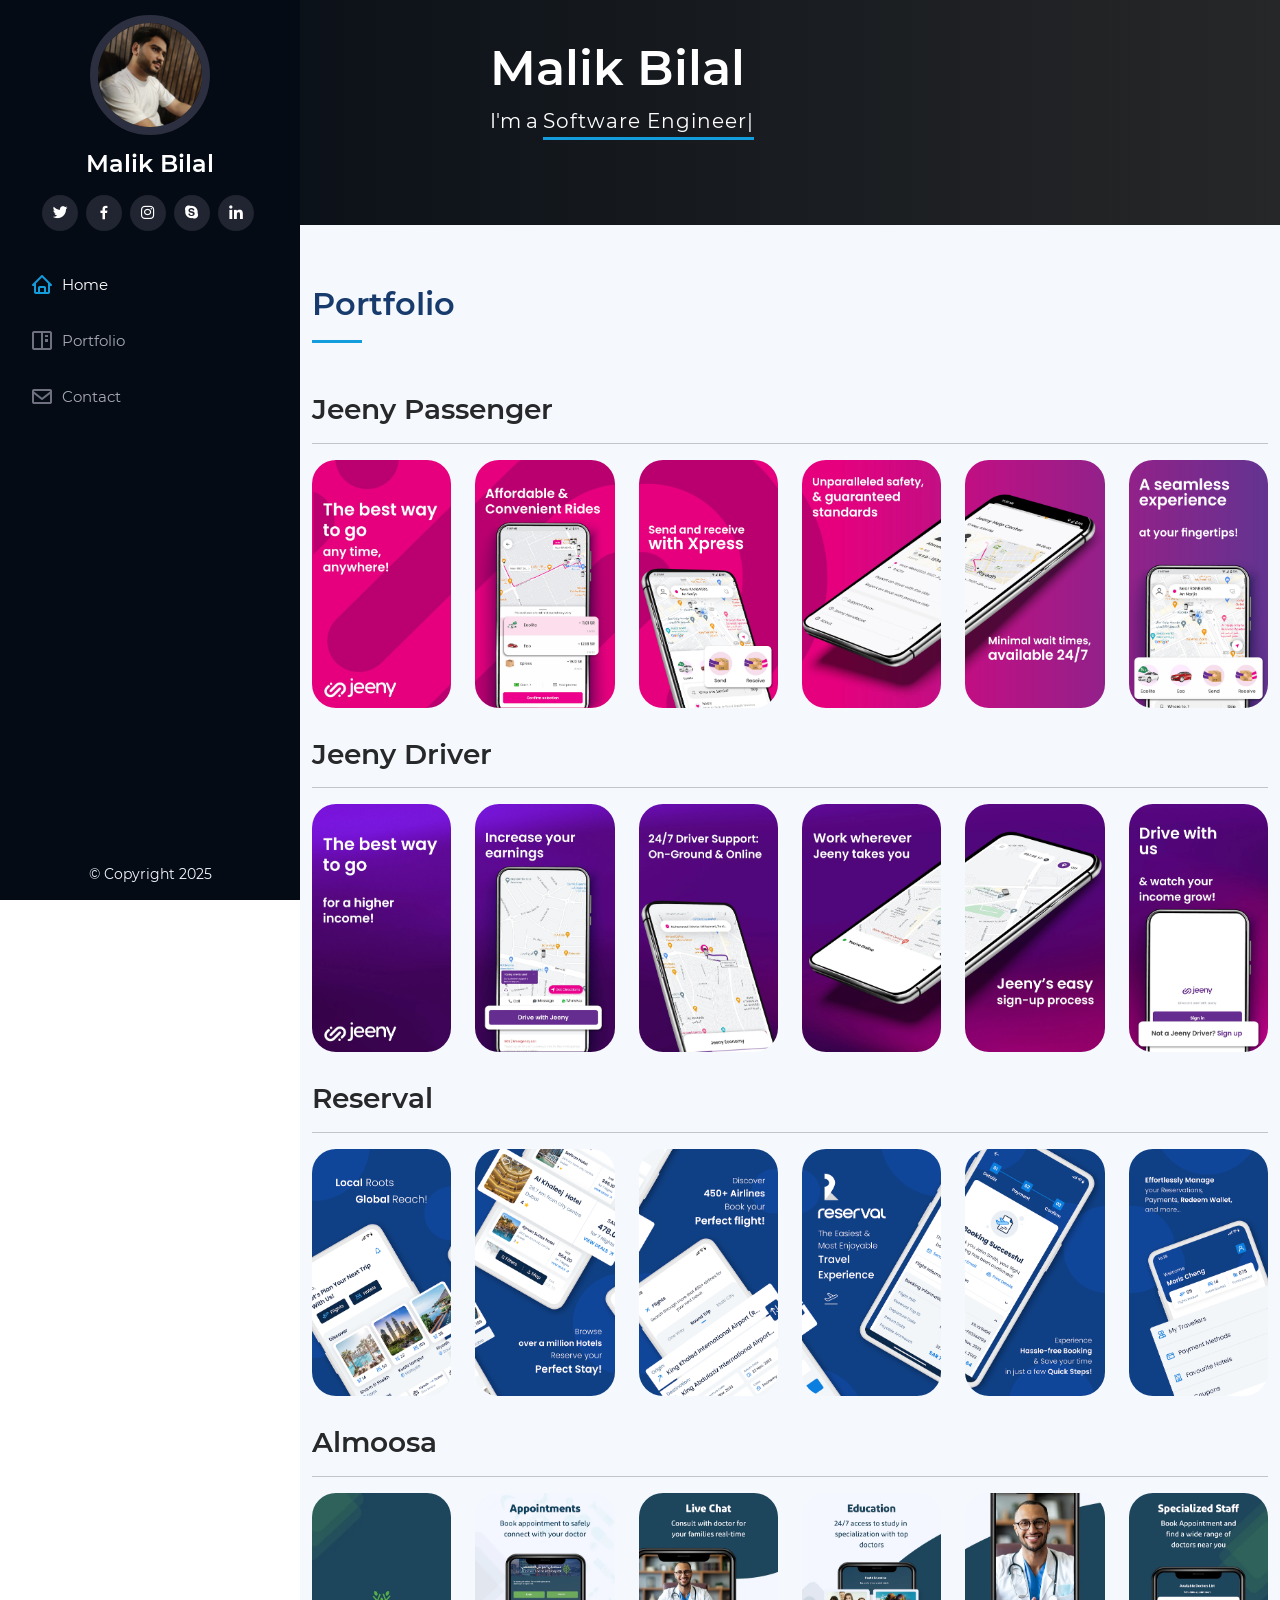
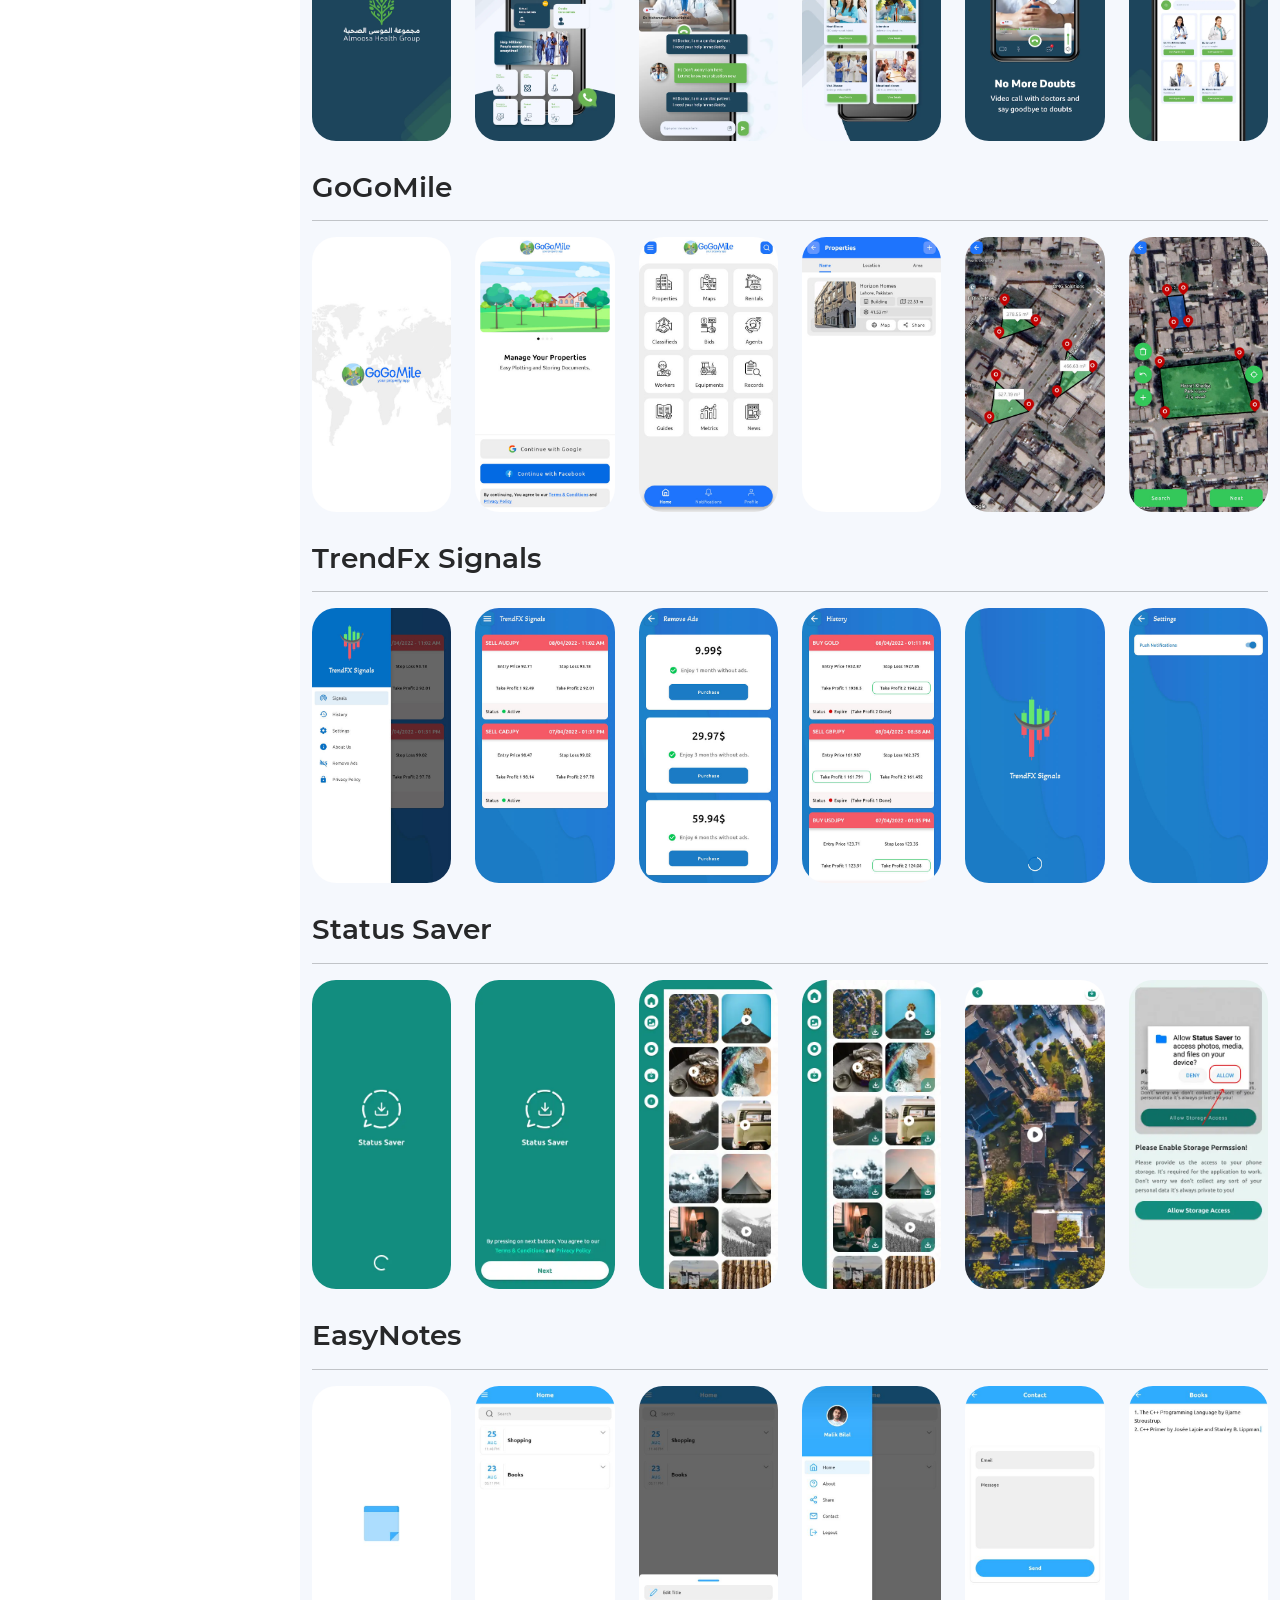
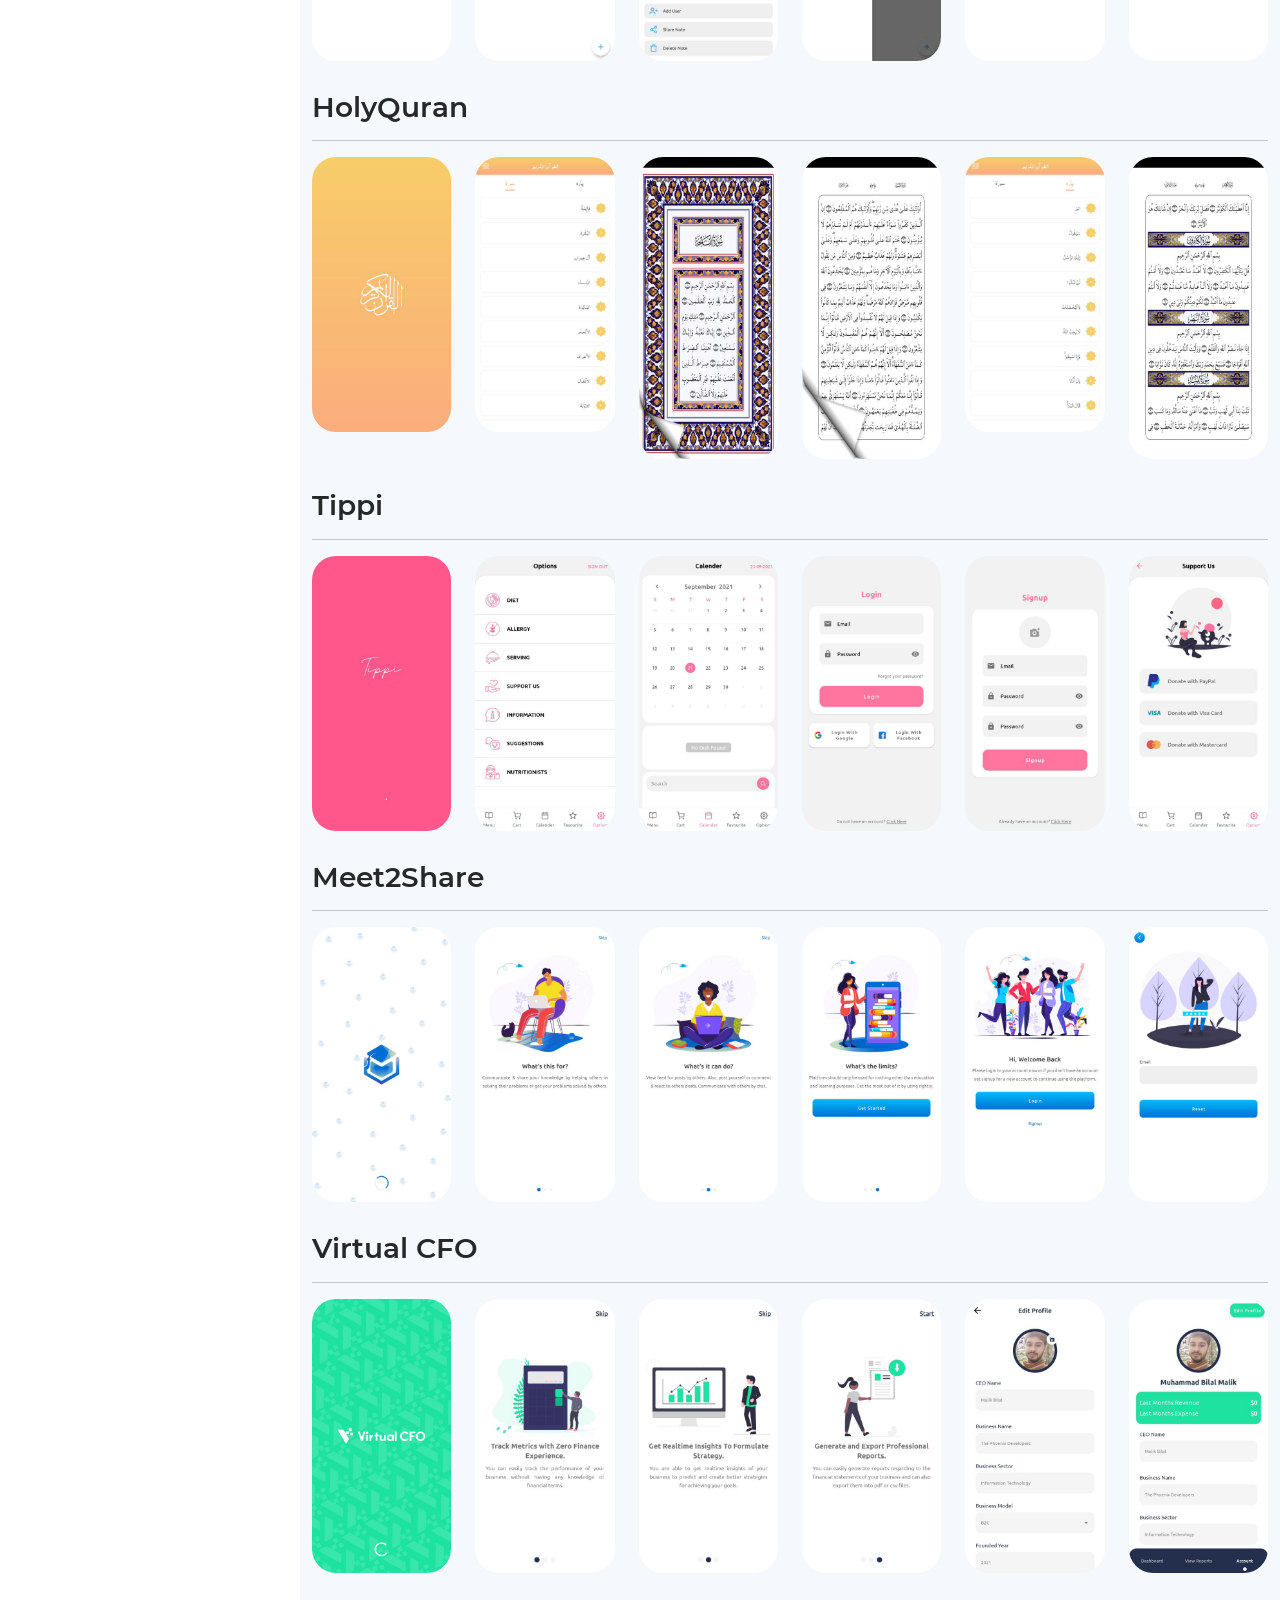
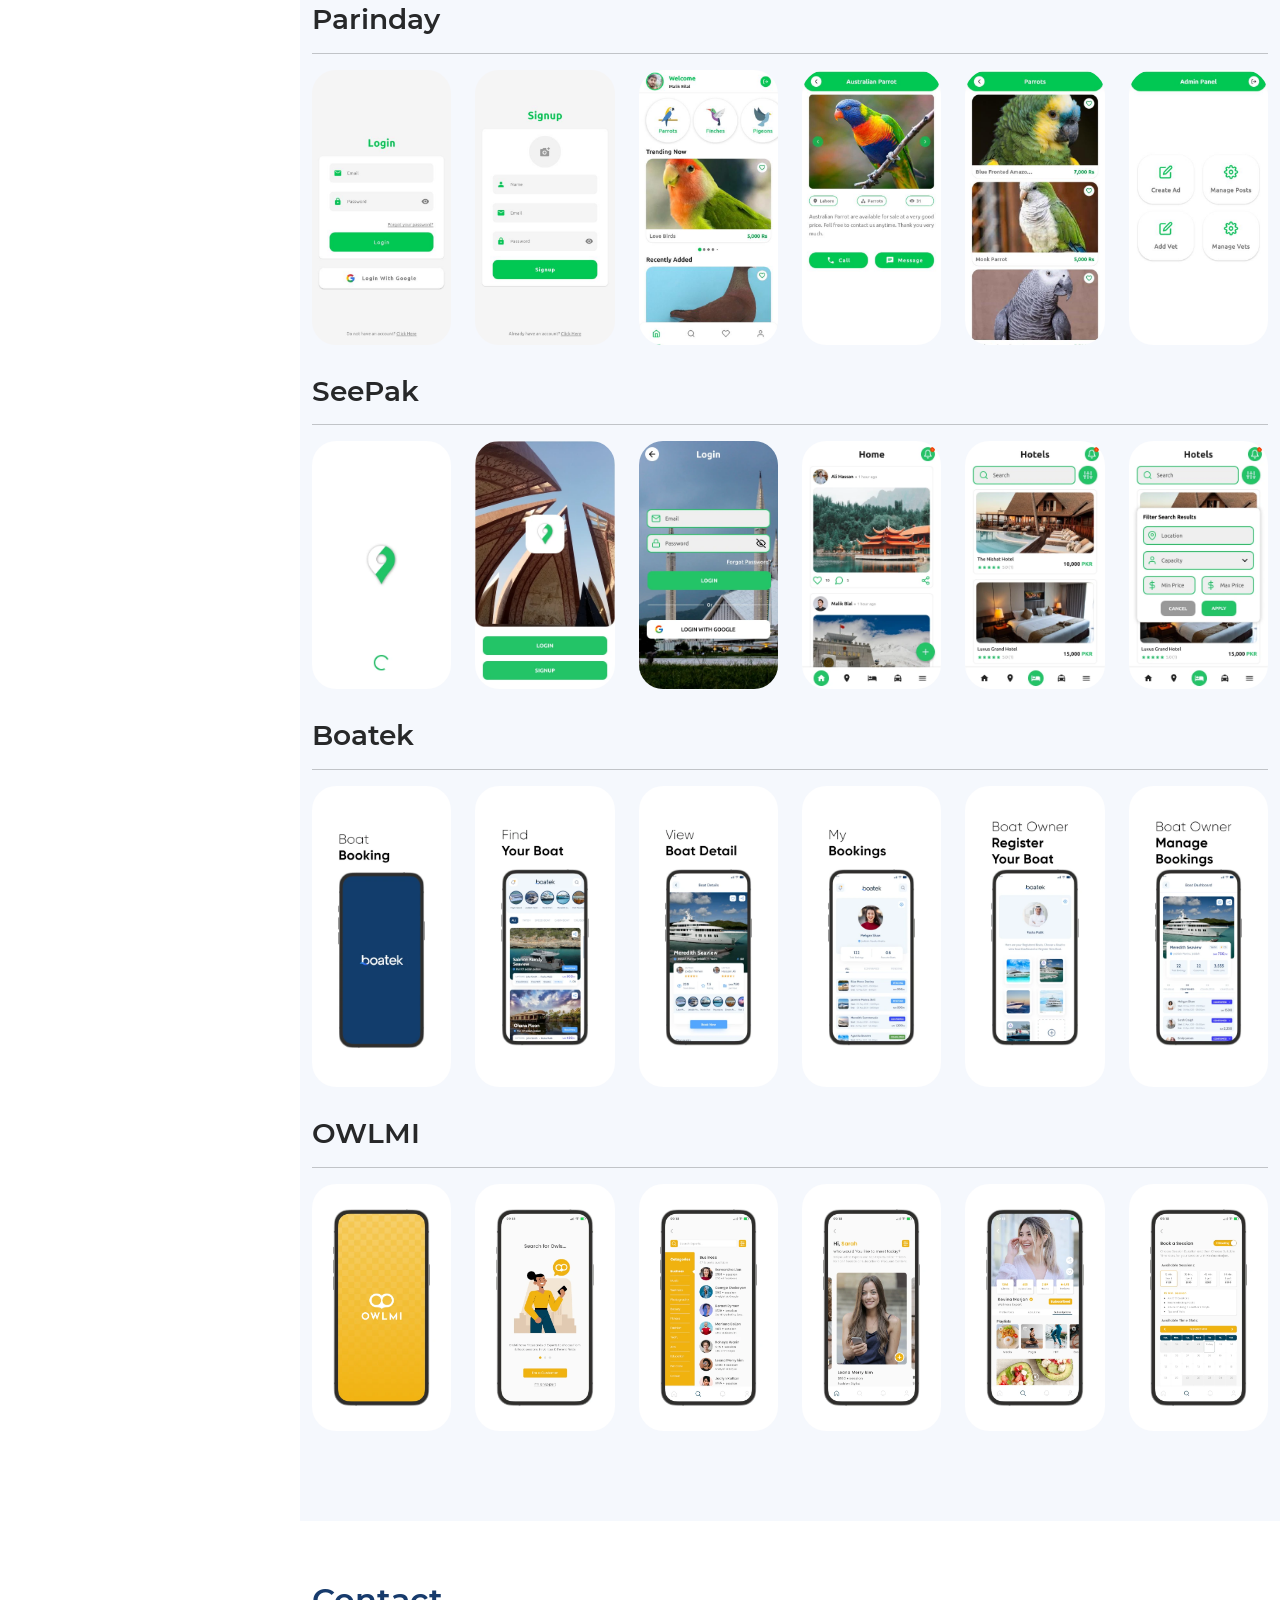
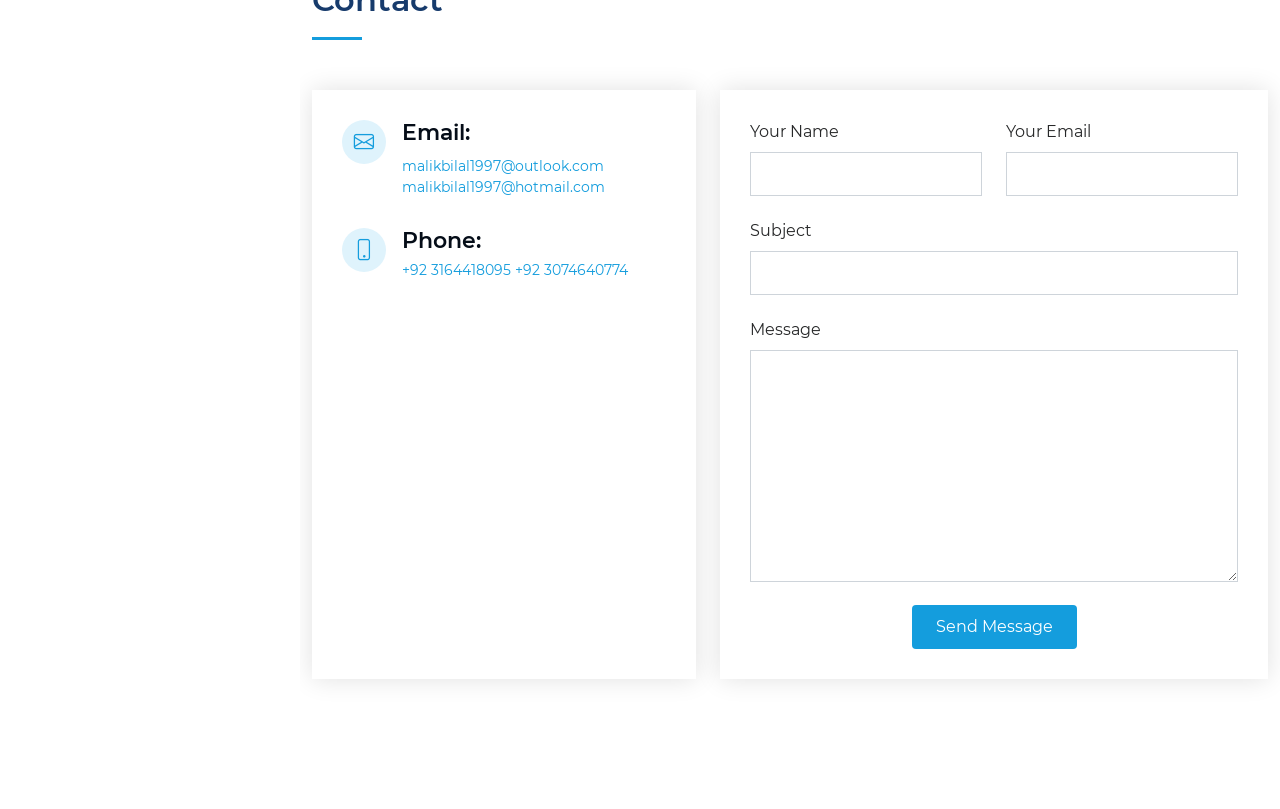
<file: index.html>
<!DOCTYPE html>
<html lang="en">

<head>
  <meta charset="utf-8">
  <meta content="width=device-width, initial-scale=1.0" name="viewport">
  <meta name="google-site-verification" content="PKKZDuS4EdIqqV_a0Tq2Xvq4wVbsw541lFqeGJgVLks" />

  <title>Malik Bilal</title>

  <!-- Vendor CSS Files -->
  <link href="assets/vendor/swiper/swiper-bundle.min.css" rel="stylesheet">
  <link href="assets/vendor/boxicons/css/boxicons.min.css" rel="stylesheet">
  <link href="assets/vendor/glightbox/css/glightbox.min.css" rel="stylesheet">
  <link href="assets/vendor/bootstrap/css/bootstrap.min.css" rel="stylesheet">
  <link href="assets/vendor/bootstrap-icons/bootstrap-icons.css" rel="stylesheet">

  <!-- Template Main CSS File -->
  <link href="assets/css/style.css" rel="stylesheet">

</head>

<body>

  <!-- ======= Mobile nav toggle button ======= -->
  <i class="bi bi-list mobile-nav-toggle d-xl-none"></i>

  <!-- ======= Header ======= -->
  <header id="header">
    <div class="d-flex flex-column">

      <div class="profile">
        <img src="assets/img/profile-img.jpg" alt="" class="img-fluid rounded-circle">
        <h1 class="text-light"><a href="index.html">Malik Bilal</a></h1>
        <div class="social-links mt-3 text-center">
          <a href="https://twitter.com/malikbilal1997" class="twitter"><i class="bx bxl-twitter"></i></a>
          <a href="https://facebook.com/malikbilal1997" class="facebook"><i class="bx bxl-facebook"></i></a>
          <a href="https://instagram.com/malikbilal1997" class="instagram"><i class="bx bxl-instagram"></i></a>
          <a href="https://join.skype.com/invite/x8xjnhgLtdQy" class="google-plus"><i class="bx bxl-skype"></i></a>
          <a href="https://www.linkedin.com/in/malikbilal1997/" class="linkedin"><i class="bx bxl-linkedin"></i></a>
        </div>
      </div>

      <nav id="navbar" class="nav-menu navbar">
        <ul>
          <li><a href="#hero" class="nav-link scrollto active"><i class="bx bx-home"></i> <span>Home</span></a></li>
          <li><a href="#portfolio" class="nav-link scrollto"><i
                class="bx bx-book-content"></i><span>Portfolio</span></a></li>
          <li><a href="#contact" class="nav-link scrollto"><i class="bx bx-envelope"></i> <span>Contact</span></a></li>
        </ul>
      </nav><!-- .nav-menu -->
    </div>
  </header><!-- End Header -->

  <!-- ======= Hero Section ======= -->
  <section id="hero" class="d-flex flex-column justify-content-center align-items-center">
    <div class="hero-container" data-aos="fade-in">
      <h1>Malik Bilal</h1>
      <p>I'm a <span class="typed" data-typed-items="Software Engineer"></span></p>
    </div>
  </section><!-- End Hero -->

  <main id="main">

    <!-- ======= Portfolio Section ======= -->
    <section id="portfolio" class="portfolio section-bg">
      <div class="container">

        <div class="section-title">
          <h2>Portfolio</h2>
        </div>

        <h3>Jeeny Passenger</h3>
        <hr />

        <div class="row portfolio-container" data-aos="fade-up" data-aos-delay="100">      

          <div class="col-lg-2 col-md-4 col-4 portfolio-item filter-app">
            <div class="portfolio-wrap">
              <img src="assets/img/portfolio/JeenyPassenger/006.webp" class="img-fluid" alt="">
              <div class="portfolio-links">
                <a href="assets/img/portfolio/JeenyPassenger/006.webp" data-gallery="portfolioGallery"
                  class="portfolio-lightbox"><i class="bx bx-plus"></i></a>
              </div>
            </div>
          </div>

          <div class="col-lg-2 col-md-4 col-4 portfolio-item filter-app">
            <div class="portfolio-wrap">
              <img src="assets/img/portfolio/JeenyPassenger/001.webp" class="img-fluid" alt="">
              <div class="portfolio-links">
                <a href="assets/img/portfolio/JeenyPassenger/001.webp" data-gallery="portfolioGallery"
                  class="portfolio-lightbox"><i class="bx bx-plus"></i></a>
              </div>
            </div>
          </div>

          <div class="col-lg-2 col-md-4 col-4 portfolio-item filter-app">
            <div class="portfolio-wrap">
              <img src="assets/img/portfolio/JeenyPassenger/002.webp" class="img-fluid" alt="">
              <div class="portfolio-links">
                <a href="assets/img/portfolio/JeenyPassenger/002.webp" data-gallery="portfolioGallery"
                  class="portfolio-lightbox"><i class="bx bx-plus"></i></a>
              </div>
            </div>
          </div>

          <div class="col-lg-2 col-md-4 col-4 portfolio-item filter-app">
            <div class="portfolio-wrap">
              <img src="assets/img/portfolio/JeenyPassenger/003.webp" class="img-fluid" alt="">
              <div class="portfolio-links">
                <a href="assets/img/portfolio/JeenyPassenger/003.webp" data-gallery="portfolioGallery"
                  class="portfolio-lightbox"><i class="bx bx-plus"></i></a>
              </div>
            </div>
          </div>

          <div class="col-lg-2 col-md-4 col-4 portfolio-item filter-app">
            <div class="portfolio-wrap">
              <img src="assets/img/portfolio/JeenyPassenger/004.webp" class="img-fluid" alt="">
              <div class="portfolio-links">
                <a href="assets/img/portfolio/JeenyPassenger/004.webp" data-gallery="portfolioGallery"
                  class="portfolio-lightbox"><i class="bx bx-plus"></i></a>
              </div>
            </div>
          </div>

          <div class="col-lg-2 col-md-4 col-4 portfolio-item filter-app">
            <div class="portfolio-wrap">
              <img src="assets/img/portfolio/JeenyPassenger/005.webp" class="img-fluid" alt="">
              <div class="portfolio-links">
                <a href="assets/img/portfolio/JeenyPassenger/005.webp" data-gallery="portfolioGallery"
                  class="portfolio-lightbox"><i class="bx bx-plus"></i></a>
              </div>
            </div>
          </div>

        </div>

        <h3>Jeeny Driver</h3>
        <hr />

        <div class="row portfolio-container" data-aos="fade-up" data-aos-delay="100">      

          <div class="col-lg-2 col-md-4 col-4 portfolio-item filter-app">
            <div class="portfolio-wrap">
              <img src="assets/img/portfolio/JeenyDriver/1.webp" class="img-fluid" alt="">
              <div class="portfolio-links">
                <a href="assets/img/portfolio/JeenyDriver/1.webp" data-gallery="portfolioGallery"
                  class="portfolio-lightbox"><i class="bx bx-plus"></i></a>
              </div>
            </div>
          </div>

          <div class="col-lg-2 col-md-4 col-4 portfolio-item filter-app">
            <div class="portfolio-wrap">
              <img src="assets/img/portfolio/JeenyDriver/2.webp" class="img-fluid" alt="">
              <div class="portfolio-links">
                <a href="assets/img/portfolio/JeenyDriver/2.webp" data-gallery="portfolioGallery"
                  class="portfolio-lightbox"><i class="bx bx-plus"></i></a>
              </div>
            </div>
          </div>

          <div class="col-lg-2 col-md-4 col-4 portfolio-item filter-app">
            <div class="portfolio-wrap">
              <img src="assets/img/portfolio/JeenyDriver/3.webp" class="img-fluid" alt="">
              <div class="portfolio-links">
                <a href="assets/img/portfolio/JeenyDriver/3.webp" data-gallery="portfolioGallery"
                  class="portfolio-lightbox"><i class="bx bx-plus"></i></a>
              </div>
            </div>
          </div>

          <div class="col-lg-2 col-md-4 col-4 portfolio-item filter-app">
            <div class="portfolio-wrap">
              <img src="assets/img/portfolio/JeenyDriver/4.webp" class="img-fluid" alt="">
              <div class="portfolio-links">
                <a href="assets/img/portfolio/JeenyDriver/4.webp" data-gallery="portfolioGallery"
                  class="portfolio-lightbox"><i class="bx bx-plus"></i></a>
              </div>
            </div>
          </div>

          <div class="col-lg-2 col-md-4 col-4 portfolio-item filter-app">
            <div class="portfolio-wrap">
              <img src="assets/img/portfolio/JeenyDriver/5.webp" class="img-fluid" alt="">
              <div class="portfolio-links">
                <a href="assets/img/portfolio/JeenyDriver/5.webp" data-gallery="portfolioGallery"
                  class="portfolio-lightbox"><i class="bx bx-plus"></i></a>
              </div>
            </div>
          </div>

          <div class="col-lg-2 col-md-4 col-4 portfolio-item filter-app">
            <div class="portfolio-wrap">
              <img src="assets/img/portfolio/JeenyDriver/6.webp" class="img-fluid" alt="">
              <div class="portfolio-links">
                <a href="assets/img/portfolio/JeenyDriver/6.webp" data-gallery="portfolioGallery"
                  class="portfolio-lightbox"><i class="bx bx-plus"></i></a>
              </div>
            </div>
          </div>

        </div>

        <h3>Reserval</h3>
        <hr />

        <div class="row portfolio-container" data-aos="fade-up" data-aos-delay="100">      

          <div class="col-lg-2 col-md-4 col-4 portfolio-item filter-app">
            <div class="portfolio-wrap">
              <img src="assets/img/portfolio/Reserval/1.webp" class="img-fluid" alt="">
              <div class="portfolio-links">
                <a href="assets/img/portfolio/Reserval/1.webp" data-gallery="portfolioGallery"
                  class="portfolio-lightbox"><i class="bx bx-plus"></i></a>
              </div>
            </div>
          </div>

          <div class="col-lg-2 col-md-4 col-4 portfolio-item filter-app">
            <div class="portfolio-wrap">
              <img src="assets/img/portfolio/Reserval/2.webp" class="img-fluid" alt="">
              <div class="portfolio-links">
                <a href="assets/img/portfolio/Reserval/2.webp" data-gallery="portfolioGallery"
                  class="portfolio-lightbox"><i class="bx bx-plus"></i></a>
              </div>
            </div>
          </div>

          <div class="col-lg-2 col-md-4 col-4 portfolio-item filter-app">
            <div class="portfolio-wrap">
              <img src="assets/img/portfolio/Reserval/3.webp" class="img-fluid" alt="">
              <div class="portfolio-links">
                <a href="assets/img/portfolio/Reserval/3.webp" data-gallery="portfolioGallery"
                  class="portfolio-lightbox"><i class="bx bx-plus"></i></a>
              </div>
            </div>
          </div>

          <div class="col-lg-2 col-md-4 col-4 portfolio-item filter-app">
            <div class="portfolio-wrap">
              <img src="assets/img/portfolio/Reserval/4.webp" class="img-fluid" alt="">
              <div class="portfolio-links">
                <a href="assets/img/portfolio/Reserval/4.webp" data-gallery="portfolioGallery"
                  class="portfolio-lightbox"><i class="bx bx-plus"></i></a>
              </div>
            </div>
          </div>

          <div class="col-lg-2 col-md-4 col-4 portfolio-item filter-app">
            <div class="portfolio-wrap">
              <img src="assets/img/portfolio/Reserval/5.webp" class="img-fluid" alt="">
              <div class="portfolio-links">
                <a href="assets/img/portfolio/Reserval/5.webp" data-gallery="portfolioGallery"
                  class="portfolio-lightbox"><i class="bx bx-plus"></i></a>
              </div>
            </div>
          </div>

          <div class="col-lg-2 col-md-4 col-4 portfolio-item filter-app">
            <div class="portfolio-wrap">
              <img src="assets/img/portfolio/Reserval/6.webp" class="img-fluid" alt="">
              <div class="portfolio-links">
                <a href="assets/img/portfolio/Reserval/6.webp" data-gallery="portfolioGallery"
                  class="portfolio-lightbox"><i class="bx bx-plus"></i></a>
              </div>
            </div>
          </div>

        </div>

        <h3>Almoosa</h3>
        <hr />

        <div class="row portfolio-container" data-aos="fade-up" data-aos-delay="100">

          <div class="col-lg-2 col-md-4 col-4 portfolio-item filter-app">
            <div class="portfolio-wrap">
              <img src="assets/img/portfolio/Almoosa/1.webp" class="img-fluid" alt="">
              <div class="portfolio-links">
                <a href="assets/img/portfolio/Almoosa/1.webp" data-gallery="portfolioGallery"
                  class="portfolio-lightbox"><i class="bx bx-plus"></i></a>
              </div>
            </div>
          </div>

          <div class="col-lg-2 col-md-4 col-4 portfolio-item filter-app">
            <div class="portfolio-wrap">
              <img src="assets/img/portfolio/Almoosa/2.webp" class="img-fluid" alt="">
              <div class="portfolio-links">
                <a href="assets/img/portfolio/Almoosa/2.webp" data-gallery="portfolioGallery"
                  class="portfolio-lightbox"><i class="bx bx-plus"></i></a>
              </div>
            </div>
          </div>

          <div class="col-lg-2 col-md-4 col-4 portfolio-item filter-app">
            <div class="portfolio-wrap">
              <img src="assets/img/portfolio/Almoosa/3.webp" class="img-fluid" alt="">
              <div class="portfolio-links">
                <a href="assets/img/portfolio/Almoosa/3.webp" data-gallery="portfolioGallery"
                  class="portfolio-lightbox"><i class="bx bx-plus"></i></a>
              </div>
            </div>
          </div>

          <div class="col-lg-2 col-md-4 col-4 portfolio-item filter-app">
            <div class="portfolio-wrap">
              <img src="assets/img/portfolio/Almoosa/4.webp" class="img-fluid" alt="">
              <div class="portfolio-links">
                <a href="assets/img/portfolio/Almoosa/4.webp" data-gallery="portfolioGallery"
                  class="portfolio-lightbox"><i class="bx bx-plus"></i></a>
              </div>
            </div>
          </div>

          <div class="col-lg-2 col-md-4 col-4 portfolio-item filter-app">
            <div class="portfolio-wrap">
              <img src="assets/img/portfolio/Almoosa/5.webp" class="img-fluid" alt="">
              <div class="portfolio-links">
                <a href="assets/img/portfolio/Almoosa/5.webp" data-gallery="portfolioGallery"
                  class="portfolio-lightbox"><i class="bx bx-plus"></i></a>
              </div>
            </div>
          </div>

          <div class="col-lg-2 col-md-4 col-4 portfolio-item filter-app">
            <div class="portfolio-wrap">
              <img src="assets/img/portfolio/Almoosa/6.webp" class="img-fluid" alt="">
              <div class="portfolio-links">
                <a href="assets/img/portfolio/Almoosa/6.webp" data-gallery="portfolioGallery"
                  class="portfolio-lightbox"><i class="bx bx-plus"></i></a>
              </div>
            </div>
          </div>

        </div>

        <h3>GoGoMile</h3>
        <hr />

        <div class="row portfolio-container" data-aos="fade-up" data-aos-delay="100">

          <div class="col-lg-2 col-md-4 col-4 portfolio-item filter-app">
            <div class="portfolio-wrap">
              <img src="assets/img/portfolio/GoGoMile/001.jpg" class="img-fluid" alt="">
              <div class="portfolio-links">
                <a href="assets/img/portfolio/GoGoMile/001.jpg" data-gallery="portfolioGallery"
                  class="portfolio-lightbox"><i class="bx bx-plus"></i></a>
              </div>
            </div>
          </div>

          <div class="col-lg-2 col-md-4 col-4 portfolio-item filter-app">
            <div class="portfolio-wrap">
              <img src="assets/img/portfolio/GoGoMile/002.jpg" class="img-fluid" alt="">
              <div class="portfolio-links">
                <a href="assets/img/portfolio/GoGoMile/002.jpg" data-gallery="portfolioGallery"
                  class="portfolio-lightbox"><i class="bx bx-plus"></i></a>
              </div>
            </div>
          </div>

          <div class="col-lg-2 col-md-4 col-4 portfolio-item filter-app">
            <div class="portfolio-wrap">
              <img src="assets/img/portfolio/GoGoMile/003.jpg" class="img-fluid" alt="">
              <div class="portfolio-links">
                <a href="assets/img/portfolio/GoGoMile/003.jpg" data-gallery="portfolioGallery"
                  class="portfolio-lightbox"><i class="bx bx-plus"></i></a>
              </div>
            </div>
          </div>

          <div class="col-lg-2 col-md-4 col-4 portfolio-item filter-app">
            <div class="portfolio-wrap">
              <img src="assets/img/portfolio/GoGoMile/006.jpg" class="img-fluid" alt="">
              <div class="portfolio-links">
                <a href="assets/img/portfolio/GoGoMile/006.jpg" data-gallery="portfolioGallery"
                  class="portfolio-lightbox"><i class="bx bx-plus"></i></a>
              </div>
            </div>
          </div>

          <div class="col-lg-2 col-md-4 col-4 portfolio-item filter-app">
            <div class="portfolio-wrap">
              <img src="assets/img/portfolio/GoGoMile/007.jpg" class="img-fluid" alt="">
              <div class="portfolio-links">
                <a href="assets/img/portfolio/GoGoMile/007.jpg" data-gallery="portfolioGallery"
                  class="portfolio-lightbox"><i class="bx bx-plus"></i></a>
              </div>
            </div>
          </div>

          <div class="col-lg-2 col-md-4 col-4 portfolio-item filter-app">
            <div class="portfolio-wrap">
              <img src="assets/img/portfolio/GoGoMile/008.jpg" class="img-fluid" alt="">
              <div class="portfolio-links">
                <a href="assets/img/portfolio/GoGoMile/008.jpg" data-gallery="portfolioGallery"
                  class="portfolio-lightbox"><i class="bx bx-plus"></i></a>
              </div>
            </div>
          </div>

        </div>

        <h3>TrendFx Signals</h3>
        <hr />

        <div class="row portfolio-container" data-aos="fade-up" data-aos-delay="100">

          <div class="col-lg-2 col-md-4 col-4 portfolio-item filter-app">
            <div class="portfolio-wrap">
              <img src="assets/img/portfolio/TrendFxSignals/001.jpg" class="img-fluid" alt="">
              <div class="portfolio-links">
                <a href="assets/img/portfolio/TrendFxSignals/001.jpg" data-gallery="portfolioGallery"
                  class="portfolio-lightbox"><i class="bx bx-plus"></i></a>
              </div>
            </div>
          </div>

          <div class="col-lg-2 col-md-4 col-4 portfolio-item filter-app">
            <div class="portfolio-wrap">
              <img src="assets/img/portfolio/TrendFxSignals/002.jpg" class="img-fluid" alt="">
              <div class="portfolio-links">
                <a href="assets/img/portfolio/TrendFxSignals/002.jpg" data-gallery="portfolioGallery"
                  class="portfolio-lightbox"><i class="bx bx-plus"></i></a>
              </div>
            </div>
          </div>

          <div class="col-lg-2 col-md-4 col-4 portfolio-item filter-app">
            <div class="portfolio-wrap">
              <img src="assets/img/portfolio/TrendFxSignals/003.jpg" class="img-fluid" alt="">
              <div class="portfolio-links">
                <a href="assets/img/portfolio/TrendFxSignals/003.jpg" data-gallery="portfolioGallery"
                  class="portfolio-lightbox"><i class="bx bx-plus"></i></a>
              </div>
            </div>
          </div>

          <div class="col-lg-2 col-md-4 col-4 portfolio-item filter-app">
            <div class="portfolio-wrap">
              <img src="assets/img/portfolio/TrendFxSignals/004.jpg" class="img-fluid" alt="">
              <div class="portfolio-links">
                <a href="assets/img/portfolio/TrendFxSignals/004.jpg" data-gallery="portfolioGallery"
                  class="portfolio-lightbox"><i class="bx bx-plus"></i></a>
              </div>
            </div>
          </div>

          <div class="col-lg-2 col-md-4 col-4 portfolio-item filter-app">
            <div class="portfolio-wrap">
              <img src="assets/img/portfolio/TrendFxSignals/005.jpg" class="img-fluid" alt="">
              <div class="portfolio-links">
                <a href="assets/img/portfolio/TrendFxSignals/005.jpg" data-gallery="portfolioGallery"
                  class="portfolio-lightbox"><i class="bx bx-plus"></i></a>
              </div>
            </div>
          </div>

          <div class="col-lg-2 col-md-4 col-4 portfolio-item filter-app">
            <div class="portfolio-wrap">
              <img src="assets/img/portfolio/TrendFxSignals/006.jpg" class="img-fluid" alt="">
              <div class="portfolio-links">
                <a href="assets/img/portfolio/TrendFxSignals/006.jpg" data-gallery="portfolioGallery"
                  class="portfolio-lightbox"><i class="bx bx-plus"></i></a>
              </div>
            </div>
          </div>

        </div>

        <h3>Status Saver</h3>
        <hr />

        <div class="row portfolio-container" data-aos="fade-up" data-aos-delay="100">

          <div class="col-lg-2 col-md-4 col-4 portfolio-item filter-app">
            <div class="portfolio-wrap">
              <img src="assets/img/portfolio/StatusSaver/001.webp" class="img-fluid" alt="">
              <div class="portfolio-links">
                <a href="assets/img/portfolio/StatusSaver/001.webp" data-gallery="portfolioGallery"
                  class="portfolio-lightbox"><i class="bx bx-plus"></i></a>
              </div>
            </div>
          </div>

          <div class="col-lg-2 col-md-4 col-4 portfolio-item filter-app">
            <div class="portfolio-wrap">
              <img src="assets/img/portfolio/StatusSaver/002.webp" class="img-fluid" alt="">
              <div class="portfolio-links">
                <a href="assets/img/portfolio/StatusSaver/002.webp" data-gallery="portfolioGallery"
                  class="portfolio-lightbox"><i class="bx bx-plus"></i></a>
              </div>
            </div>
          </div>

          <div class="col-lg-2 col-md-4 col-4 portfolio-item filter-app">
            <div class="portfolio-wrap">
              <img src="assets/img/portfolio/StatusSaver/003.webp" class="img-fluid" alt="">
              <div class="portfolio-links">
                <a href="assets/img/portfolio/StatusSaver/003.webp" data-gallery="portfolioGallery"
                  class="portfolio-lightbox"><i class="bx bx-plus"></i></a>
              </div>
            </div>
          </div>

          <div class="col-lg-2 col-md-4 col-4 portfolio-item filter-app">
            <div class="portfolio-wrap">
              <img src="assets/img/portfolio/StatusSaver/004.webp" class="img-fluid" alt="">
              <div class="portfolio-links">
                <a href="assets/img/portfolio/StatusSaver/004.webp" data-gallery="portfolioGallery"
                  class="portfolio-lightbox"><i class="bx bx-plus"></i></a>
              </div>
            </div>
          </div>

          <div class="col-lg-2 col-md-4 col-4 portfolio-item filter-app">
            <div class="portfolio-wrap">
              <img src="assets/img/portfolio/StatusSaver/005.webp" class="img-fluid" alt="">
              <div class="portfolio-links">
                <a href="assets/img/portfolio/StatusSaver/005.webp" data-gallery="portfolioGallery"
                  class="portfolio-lightbox"><i class="bx bx-plus"></i></a>
              </div>
            </div>
          </div>

          <div class="col-lg-2 col-md-4 col-4 portfolio-item filter-app">
            <div class="portfolio-wrap">
              <img src="assets/img/portfolio/StatusSaver/006.webp" class="img-fluid" alt="">
              <div class="portfolio-links">
                <a href="assets/img/portfolio/StatusSaver/006.webp" data-gallery="portfolioGallery"
                  class="portfolio-lightbox"><i class="bx bx-plus"></i></a>
              </div>
            </div>
          </div>

        </div>

        <h3>EasyNotes</h3>
        <hr />

        <div class="row portfolio-container" data-aos="fade-up" data-aos-delay="100">

          <div class="col-lg-2 col-md-4 col-4 portfolio-item filter-app">
            <div class="portfolio-wrap">
              <img src="assets/img/portfolio/EasyNotes/001.jpg" class="img-fluid" alt="">
              <div class="portfolio-links">
                <a href="assets/img/portfolio/EasyNotes/001.jpg" data-gallery="portfolioGallery"
                  class="portfolio-lightbox"><i class="bx bx-plus"></i></a>
              </div>
            </div>
          </div>

          <div class="col-lg-2 col-md-4 col-4 portfolio-item filter-app">
            <div class="portfolio-wrap">
              <img src="assets/img/portfolio/EasyNotes/002.jpg" class="img-fluid" alt="">
              <div class="portfolio-links">
                <a href="assets/img/portfolio/EasyNotes/002.jpg" data-gallery="portfolioGallery"
                  class="portfolio-lightbox"><i class="bx bx-plus"></i></a>
              </div>
            </div>
          </div>

          <div class="col-lg-2 col-md-4 col-4 portfolio-item filter-app">
            <div class="portfolio-wrap">
              <img src="assets/img/portfolio/EasyNotes/007.jpg" class="img-fluid" alt="">
              <div class="portfolio-links">
                <a href="assets/img/portfolio/EasyNotes/007.jpg" data-gallery="portfolioGallery"
                  class="portfolio-lightbox"><i class="bx bx-plus"></i></a>
              </div>
            </div>
          </div>

          <div class="col-lg-2 col-md-4 col-4 portfolio-item filter-app">
            <div class="portfolio-wrap">
              <img src="assets/img/portfolio/EasyNotes/004.jpg" class="img-fluid" alt="">
              <div class="portfolio-links">
                <a href="assets/img/portfolio/EasyNotes/004.jpg" data-gallery="portfolioGallery"
                  class="portfolio-lightbox"><i class="bx bx-plus"></i></a>
              </div>
            </div>
          </div>

          <div class="col-lg-2 col-md-4 col-4 portfolio-item filter-app">
            <div class="portfolio-wrap">
              <img src="assets/img/portfolio/EasyNotes/005.jpg" class="img-fluid" alt="">
              <div class="portfolio-links">
                <a href="assets/img/portfolio/EasyNotes/005.jpg" data-gallery="portfolioGallery"
                  class="portfolio-lightbox"><i class="bx bx-plus"></i></a>
              </div>
            </div>
          </div>

          <div class="col-lg-2 col-md-4 col-4 portfolio-item filter-app">
            <div class="portfolio-wrap">
              <img src="assets/img/portfolio/EasyNotes/006.jpg" class="img-fluid" alt="">
              <div class="portfolio-links">
                <a href="assets/img/portfolio/EasyNotes/006.jpg" data-gallery="portfolioGallery"
                  class="portfolio-lightbox"><i class="bx bx-plus"></i></a>
              </div>
            </div>
          </div>

        </div>

        <h3>HolyQuran</h3>
        <hr />

        <div class="row portfolio-container" data-aos="fade-up" data-aos-delay="100">

          <div class="col-lg-2 col-md-4 col-4 portfolio-item filter-app">
            <div class="portfolio-wrap">
              <img src="assets/img/portfolio/HolyQuran/001.jpg" class="img-fluid" alt="">
              <div class="portfolio-links">
                <a href="assets/img/portfolio/HolyQuran/001.jpg" data-gallery="portfolioGallery"
                  class="portfolio-lightbox"><i class="bx bx-plus"></i></a>
              </div>
            </div>
          </div>

          <div class="col-lg-2 col-md-4 col-4 portfolio-item filter-app">
            <div class="portfolio-wrap">
              <img src="assets/img/portfolio/HolyQuran/002.jpg" class="img-fluid" alt="">
              <div class="portfolio-links">
                <a href="assets/img/portfolio/HolyQuran/002.jpg" data-gallery="portfolioGallery"
                  class="portfolio-lightbox"><i class="bx bx-plus"></i></a>
              </div>
            </div>
          </div>

          <div class="col-lg-2 col-md-4 col-4 portfolio-item filter-app">
            <div class="portfolio-wrap">
              <img src="assets/img/portfolio/HolyQuran/003.jpg" class="img-fluid" alt="">
              <div class="portfolio-links">
                <a href="assets/img/portfolio/HolyQuran/003.jpg" data-gallery="portfolioGallery"
                  class="portfolio-lightbox"><i class="bx bx-plus"></i></a>
              </div>
            </div>
          </div>

          <div class="col-lg-2 col-md-4 col-4 portfolio-item filter-app">
            <div class="portfolio-wrap">
              <img src="assets/img/portfolio/HolyQuran/004.jpg" class="img-fluid" alt="">
              <div class="portfolio-links">
                <a href="assets/img/portfolio/HolyQuran/004.jpg" data-gallery="portfolioGallery"
                  class="portfolio-lightbox"><i class="bx bx-plus"></i></a>
              </div>
            </div>
          </div>

          <div class="col-lg-2 col-md-4 col-4 portfolio-item filter-app">
            <div class="portfolio-wrap">
              <img src="assets/img/portfolio/HolyQuran/005.jpg" class="img-fluid" alt="">
              <div class="portfolio-links">
                <a href="assets/img/portfolio/HolyQuran/005.jpg" data-gallery="portfolioGallery"
                  class="portfolio-lightbox"><i class="bx bx-plus"></i></a>
              </div>
            </div>
          </div>

          <div class="col-lg-2 col-md-4 col-4 portfolio-item filter-app">
            <div class="portfolio-wrap">
              <img src="assets/img/portfolio/HolyQuran/006.jpg" class="img-fluid" alt="">
              <div class="portfolio-links">
                <a href="assets/img/portfolio/HolyQuran/006.jpg" data-gallery="portfolioGallery"
                  class="portfolio-lightbox"><i class="bx bx-plus"></i></a>
              </div>
            </div>
          </div>

        </div>

        <h3>Tippi</h3>
        <hr />

        <div class="row portfolio-container" data-aos="fade-up" data-aos-delay="100">

          <div class="col-lg-2 col-md-4 col-4 portfolio-item filter-app">
            <div class="portfolio-wrap">
              <img src="assets/img/portfolio/Tippi/001.jpg" class="img-fluid" alt="">
              <div class="portfolio-links">
                <a href="assets/img/portfolio/Tippi/001.jpg" data-gallery="portfolioGallery"
                  class="portfolio-lightbox"><i class="bx bx-plus"></i></a>
              </div>
            </div>
          </div>

          <div class="col-lg-2 col-md-4 col-4 portfolio-item filter-app">
            <div class="portfolio-wrap">
              <img src="assets/img/portfolio/Tippi/002.jpg" class="img-fluid" alt="">
              <div class="portfolio-links">
                <a href="assets/img/portfolio/Tippi/003.jpg" data-gallery="portfolioGallery"
                  class="portfolio-lightbox"><i class="bx bx-plus"></i></a>
              </div>
            </div>
          </div>

          <div class="col-lg-2 col-md-4 col-4 portfolio-item filter-app">
            <div class="portfolio-wrap">
              <img src="assets/img/portfolio/Tippi/003.jpg" class="img-fluid" alt="">
              <div class="portfolio-links">
                <a href="assets/img/portfolio/Tippi/003.jpg" data-gallery="portfolioGallery"
                  class="portfolio-lightbox"><i class="bx bx-plus"></i></a>
              </div>
            </div>
          </div>

          <div class="col-lg-2 col-md-4 col-4 portfolio-item filter-app">
            <div class="portfolio-wrap">
              <img src="assets/img/portfolio/Tippi/004.jpg" class="img-fluid" alt="">
              <div class="portfolio-links">
                <a href="assets/img/portfolio/Tippi/004.jpg" data-gallery="portfolioGallery"
                  class="portfolio-lightbox"><i class="bx bx-plus"></i></a>
              </div>
            </div>
          </div>

          <div class="col-lg-2 col-md-4 col-4 portfolio-item filter-app">
            <div class="portfolio-wrap">
              <img src="assets/img/portfolio/Tippi/005.jpg" class="img-fluid" alt="">
              <div class="portfolio-links">
                <a href="assets/img/portfolio/Tippi/005.jpg" data-gallery="portfolioGallery"
                  class="portfolio-lightbox"><i class="bx bx-plus"></i></a>
              </div>
            </div>
          </div>

          <div class="col-lg-2 col-md-4 col-4 portfolio-item filter-app">
            <div class="portfolio-wrap">
              <img src="assets/img/portfolio/Tippi/006.jpg" class="img-fluid" alt="">
              <div class="portfolio-links">
                <a href="assets/img/portfolio/Tippi/006.jpg" data-gallery="portfolioGallery"
                  class="portfolio-lightbox"><i class="bx bx-plus"></i></a>
              </div>
            </div>
          </div>

        </div>

        <h3>Meet2Share</h3>
        <hr />

        <div class="row portfolio-container" data-aos="fade-up" data-aos-delay="100">

          <div class="col-lg-2 col-md-4 col-4 portfolio-item filter-app">
            <div class="portfolio-wrap">
              <img src="assets/img/portfolio/SchoolApp/001.jpg" class="img-fluid" alt="">
              <div class="portfolio-links">
                <a href="assets/img/portfolio/SchoolApp/001.jpg" data-gallery="portfolioGallery"
                  class="portfolio-lightbox"><i class="bx bx-plus"></i></a>
              </div>
            </div>
          </div>

          <div class="col-lg-2 col-md-4 col-4 portfolio-item filter-app">
            <div class="portfolio-wrap">
              <img src="assets/img/portfolio/SchoolApp/002.jpg" class="img-fluid" alt="">
              <div class="portfolio-links">
                <a href="assets/img/portfolio/SchoolApp/002.jpg" data-gallery="portfolioGallery"
                  class="portfolio-lightbox"><i class="bx bx-plus"></i></a>
              </div>
            </div>
          </div>

          <div class="col-lg-2 col-md-4 col-4 portfolio-item filter-app">
            <div class="portfolio-wrap">
              <img src="assets/img/portfolio/SchoolApp/003.jpg" class="img-fluid" alt="">
              <div class="portfolio-links">
                <a href="assets/img/portfolio/SchoolApp/003.jpg" data-gallery="portfolioGallery"
                  class="portfolio-lightbox"><i class="bx bx-plus"></i></a>
              </div>
            </div>
          </div>

          <div class="col-lg-2 col-md-4 col-4 portfolio-item filter-app">
            <div class="portfolio-wrap">
              <img src="assets/img/portfolio/SchoolApp/004.jpg" class="img-fluid" alt="">
              <div class="portfolio-links">
                <a href="assets/img/portfolio/SchoolApp/004.jpg" data-gallery="portfolioGallery"
                  class="portfolio-lightbox"><i class="bx bx-plus"></i></a>
              </div>
            </div>
          </div>

          <div class="col-lg-2 col-md-4 col-4 portfolio-item filter-app">
            <div class="portfolio-wrap">
              <img src="assets/img/portfolio/SchoolApp/005.jpg" class="img-fluid" alt="">
              <div class="portfolio-links">
                <a href="assets/img/portfolio/SchoolApp/005.jpg" data-gallery="portfolioGallery"
                  class="portfolio-lightbox"><i class="bx bx-plus"></i></a>
              </div>
            </div>
          </div>

          <div class="col-lg-2 col-md-4 col-4 portfolio-item filter-app">
            <div class="portfolio-wrap">
              <img src="assets/img/portfolio/SchoolApp/006.jpg" class="img-fluid" alt="">
              <div class="portfolio-links">
                <a href="assets/img/portfolio/SchoolApp/006.jpg" data-gallery="portfolioGallery"
                  class="portfolio-lightbox"><i class="bx bx-plus"></i></a>
              </div>
            </div>
          </div>

        </div>

        <h3>Virtual CFO</h3>
        <hr />
        <div class="row portfolio-container" data-aos="fade-up" data-aos-delay="100">

          <div class="col-lg-2 col-md-4 col-4 portfolio-item filter-app">
            <div class="portfolio-wrap">
              <img src="assets/img/portfolio/VirtualCFO/001.jpg" class="img-fluid" alt="">
              <div class="portfolio-links">
                <a href="assets/img/portfolio/VirtualCFO/001.jpg" data-gallery="portfolioGallery"
                  class="portfolio-lightbox"><i class="bx bx-plus"></i></a>
              </div>
            </div>
          </div>

          <div class="col-lg-2 col-md-4 col-4 portfolio-item filter-app">
            <div class="portfolio-wrap">
              <img src="assets/img/portfolio/VirtualCFO/002.jpg" class="img-fluid" alt="">
              <div class="portfolio-links">
                <a href="assets/img/portfolio/VirtualCFO/002.jpg" data-gallery="portfolioGallery"
                  class="portfolio-lightbox"><i class="bx bx-plus"></i></a>
              </div>
            </div>
          </div>

          <div class="col-lg-2 col-md-4 col-4 portfolio-item filter-app">
            <div class="portfolio-wrap">
              <img src="assets/img/portfolio/VirtualCFO/003.jpg" class="img-fluid" alt="">
              <div class="portfolio-links">
                <a href="assets/img/portfolio/VirtualCFO/003.jpg" data-gallery="portfolioGallery"
                  class="portfolio-lightbox"><i class="bx bx-plus"></i></a>
              </div>
            </div>
          </div>

          <div class="col-lg-2 col-md-4 col-4 portfolio-item filter-app">
            <div class="portfolio-wrap">
              <img src="assets/img/portfolio/VirtualCFO/004.jpg" class="img-fluid" alt="">
              <div class="portfolio-links">
                <a href="assets/img/portfolio/VirtualCFO/004.jpg" data-gallery="portfolioGallery"
                  class="portfolio-lightbox"><i class="bx bx-plus"></i></a>
              </div>
            </div>
          </div>

          <div class="col-lg-2 col-md-4 col-4 portfolio-item filter-app">
            <div class="portfolio-wrap">
              <img src="assets/img/portfolio/VirtualCFO/005.jpg" class="img-fluid" alt="">
              <div class="portfolio-links">
                <a href="assets/img/portfolio/VirtualCFO/005.jpg" data-gallery="portfolioGallery"
                  class="portfolio-lightbox"><i class="bx bx-plus"></i></a>
              </div>
            </div>
          </div>

          <div class="col-lg-2 col-md-4 col-4 portfolio-item filter-app">
            <div class="portfolio-wrap">
              <img src="assets/img/portfolio/VirtualCFO/006.jpg" class="img-fluid" alt="">
              <div class="portfolio-links">
                <a href="assets/img/portfolio/VirtualCFO/006.jpg" data-gallery="portfolioGallery"
                  class="portfolio-lightbox"><i class="bx bx-plus"></i></a>
              </div>
            </div>
          </div>

        </div>

        <h3>Parinday</h3>
        <hr />

        <div class="row portfolio-container" data-aos="fade-up" data-aos-delay="100">

          <div class="col-lg-2 col-md-4 col-4 portfolio-item filter-app">
            <div class="portfolio-wrap">
              <img src="assets/img/portfolio/Parinday/001.jpg" class="img-fluid" alt="">
              <div class="portfolio-links">
                <a href="assets/img/portfolio/Parinday/001.jpg" data-gallery="portfolioGallery"
                  class="portfolio-lightbox"><i class="bx bx-plus"></i></a>
              </div>
            </div>
          </div>

          <div class="col-lg-2 col-md-4 col-4 portfolio-item filter-app">
            <div class="portfolio-wrap">
              <img src="assets/img/portfolio/Parinday/002.jpg" class="img-fluid" alt="">
              <div class="portfolio-links">
                <a href="assets/img/portfolio/Parinday/002.jpg" data-gallery="portfolioGallery"
                  class="portfolio-lightbox"><i class="bx bx-plus"></i></a>
              </div>
            </div>
          </div>

          <div class="col-lg-2 col-md-4 col-4 portfolio-item filter-app">
            <div class="portfolio-wrap">
              <img src="assets/img/portfolio/Parinday/003.jpg" class="img-fluid" alt="">
              <div class="portfolio-links">
                <a href="assets/img/portfolio/Parinday/003.jpg" data-gallery="portfolioGallery"
                  class="portfolio-lightbox"><i class="bx bx-plus"></i></a>
              </div>
            </div>
          </div>

          <div class="col-lg-2 col-md-4 col-4 portfolio-item filter-app">
            <div class="portfolio-wrap">
              <img src="assets/img/portfolio/Parinday/004.jpg" class="img-fluid" alt="">
              <div class="portfolio-links">
                <a href="assets/img/portfolio/Parinday/004.jpg" data-gallery="portfolioGallery"
                  class="portfolio-lightbox"><i class="bx bx-plus"></i></a>
              </div>
            </div>
          </div>

          <div class="col-lg-2 col-md-4 col-4 portfolio-item filter-app">
            <div class="portfolio-wrap">
              <img src="assets/img/portfolio/Parinday/005.jpg" class="img-fluid" alt="">
              <div class="portfolio-links">
                <a href="assets/img/portfolio/Parinday/005.jpg" data-gallery="portfolioGallery"
                  class="portfolio-lightbox"><i class="bx bx-plus"></i></a>
              </div>
            </div>
          </div>

          <div class="col-lg-2 col-md-4 col-4 portfolio-item filter-app">
            <div class="portfolio-wrap">
              <img src="assets/img/portfolio/Parinday/006.jpg" class="img-fluid" alt="">
              <div class="portfolio-links">
                <a href="assets/img/portfolio/Parinday/006.jpg" data-gallery="portfolioGallery"
                  class="portfolio-lightbox"><i class="bx bx-plus"></i></a>
              </div>
            </div>
          </div>

        </div>

        <h3>SeePak</h3>
        <hr />

        <div class="row portfolio-container" data-aos="fade-up" data-aos-delay="100">      

          <div class="col-lg-2 col-md-4 col-4 portfolio-item filter-app">
            <div class="portfolio-wrap">
              <img src="assets/img/portfolio/SeePak/001.webp" class="img-fluid" alt="">
              <div class="portfolio-links">
                <a href="assets/img/portfolio/SeePak/001.webp" data-gallery="portfolioGallery"
                  class="portfolio-lightbox"><i class="bx bx-plus"></i></a>
              </div>
            </div>
          </div>

          <div class="col-lg-2 col-md-4 col-4 portfolio-item filter-app">
            <div class="portfolio-wrap">
              <img src="assets/img/portfolio/SeePak/002.webp" class="img-fluid" alt="">
              <div class="portfolio-links">
                <a href="assets/img/portfolio/SeePak/002.webp" data-gallery="portfolioGallery"
                  class="portfolio-lightbox"><i class="bx bx-plus"></i></a>
              </div>
            </div>
          </div>

          <div class="col-lg-2 col-md-4 col-4 portfolio-item filter-app">
            <div class="portfolio-wrap">
              <img src="assets/img/portfolio/SeePak/003.webp" class="img-fluid" alt="">
              <div class="portfolio-links">
                <a href="assets/img/portfolio/SeePak/003.webp" data-gallery="portfolioGallery"
                  class="portfolio-lightbox"><i class="bx bx-plus"></i></a>
              </div>
            </div>
          </div>

          <div class="col-lg-2 col-md-4 col-4 portfolio-item filter-app">
            <div class="portfolio-wrap">
              <img src="assets/img/portfolio/SeePak/004.webp" class="img-fluid" alt="">
              <div class="portfolio-links">
                <a href="assets/img/portfolio/SeePak/004.webp" data-gallery="portfolioGallery"
                  class="portfolio-lightbox"><i class="bx bx-plus"></i></a>
              </div>
            </div>
          </div>

          <div class="col-lg-2 col-md-4 col-4 portfolio-item filter-app">
            <div class="portfolio-wrap">
              <img src="assets/img/portfolio/SeePak/005.webp" class="img-fluid" alt="">
              <div class="portfolio-links">
                <a href="assets/img/portfolio/SeePak/005.webp" data-gallery="portfolioGallery"
                  class="portfolio-lightbox"><i class="bx bx-plus"></i></a>
              </div>
            </div>
          </div>

          <div class="col-lg-2 col-md-4 col-4 portfolio-item filter-app">
            <div class="portfolio-wrap">
              <img src="assets/img/portfolio/SeePak/006.webp" class="img-fluid" alt="">
              <div class="portfolio-links">
                <a href="assets/img/portfolio/SeePak/006.webp" data-gallery="portfolioGallery"
                  class="portfolio-lightbox"><i class="bx bx-plus"></i></a>
              </div>
            </div>
          </div>

        </div>

        <h3>Boatek</h3>
        <hr />

        <div class="row portfolio-container" data-aos="fade-up" data-aos-delay="100">      

          <div class="col-lg-2 col-md-4 col-4 portfolio-item filter-app">
            <div class="portfolio-wrap">
              <img src="assets/img/portfolio/Boatek/001.webp" class="img-fluid" alt="">
              <div class="portfolio-links">
                <a href="assets/img/portfolio/Boatek/001.webp" data-gallery="portfolioGallery"
                  class="portfolio-lightbox"><i class="bx bx-plus"></i></a>
              </div>
            </div>
          </div>

          <div class="col-lg-2 col-md-4 col-4 portfolio-item filter-app">
            <div class="portfolio-wrap">
              <img src="assets/img/portfolio/Boatek/002.webp" class="img-fluid" alt="">
              <div class="portfolio-links">
                <a href="assets/img/portfolio/Boatek/002.webp" data-gallery="portfolioGallery"
                  class="portfolio-lightbox"><i class="bx bx-plus"></i></a>
              </div>
            </div>
          </div>

          <div class="col-lg-2 col-md-4 col-4 portfolio-item filter-app">
            <div class="portfolio-wrap">
              <img src="assets/img/portfolio/Boatek/003.webp" class="img-fluid" alt="">
              <div class="portfolio-links">
                <a href="assets/img/portfolio/Boatek/003.webp" data-gallery="portfolioGallery"
                  class="portfolio-lightbox"><i class="bx bx-plus"></i></a>
              </div>
            </div>
          </div>

          <div class="col-lg-2 col-md-4 col-4 portfolio-item filter-app">
            <div class="portfolio-wrap">
              <img src="assets/img/portfolio/Boatek/004.webp" class="img-fluid" alt="">
              <div class="portfolio-links">
                <a href="assets/img/portfolio/Boatek/004.webp" data-gallery="portfolioGallery"
                  class="portfolio-lightbox"><i class="bx bx-plus"></i></a>
              </div>
            </div>
          </div>

          <div class="col-lg-2 col-md-4 col-4 portfolio-item filter-app">
            <div class="portfolio-wrap">
              <img src="assets/img/portfolio/Boatek/005.webp" class="img-fluid" alt="">
              <div class="portfolio-links">
                <a href="assets/img/portfolio/Boatek/005.webp" data-gallery="portfolioGallery"
                  class="portfolio-lightbox"><i class="bx bx-plus"></i></a>
              </div>
            </div>
          </div>

          <div class="col-lg-2 col-md-4 col-4 portfolio-item filter-app">
            <div class="portfolio-wrap">
              <img src="assets/img/portfolio/Boatek/006.webp" class="img-fluid" alt="">
              <div class="portfolio-links">
                <a href="assets/img/portfolio/Boatek/006.webp" data-gallery="portfolioGallery"
                  class="portfolio-lightbox"><i class="bx bx-plus"></i></a>
              </div>
            </div>
          </div>

        </div>

        <h3>OWLMI</h3>
        <hr />

        <div class="row portfolio-container" data-aos="fade-up" data-aos-delay="100">      

          <div class="col-lg-2 col-md-4 col-4 portfolio-item filter-app">
            <div class="portfolio-wrap">
              <img src="assets/img/portfolio/Owlmi/001.webp" class="img-fluid" alt="">
              <div class="portfolio-links">
                <a href="assets/img/portfolio/Owlmi/001.webp" data-gallery="portfolioGallery"
                  class="portfolio-lightbox"><i class="bx bx-plus"></i></a>
              </div>
            </div>
          </div>

          <div class="col-lg-2 col-md-4 col-4 portfolio-item filter-app">
            <div class="portfolio-wrap">
              <img src="assets/img/portfolio/Owlmi/002.webp" class="img-fluid" alt="">
              <div class="portfolio-links">
                <a href="assets/img/portfolio/Owlmi/002.webp" data-gallery="portfolioGallery"
                  class="portfolio-lightbox"><i class="bx bx-plus"></i></a>
              </div>
            </div>
          </div>

          <div class="col-lg-2 col-md-4 col-4 portfolio-item filter-app">
            <div class="portfolio-wrap">
              <img src="assets/img/portfolio/Owlmi/003.webp" class="img-fluid" alt="">
              <div class="portfolio-links">
                <a href="assets/img/portfolio/Owlmi/003.webp" data-gallery="portfolioGallery"
                  class="portfolio-lightbox"><i class="bx bx-plus"></i></a>
              </div>
            </div>
          </div>

          <div class="col-lg-2 col-md-4 col-4 portfolio-item filter-app">
            <div class="portfolio-wrap">
              <img src="assets/img/portfolio/Owlmi/004.webp" class="img-fluid" alt="">
              <div class="portfolio-links">
                <a href="assets/img/portfolio/Owlmi/004.webp" data-gallery="portfolioGallery"
                  class="portfolio-lightbox"><i class="bx bx-plus"></i></a>
              </div>
            </div>
          </div>

          <div class="col-lg-2 col-md-4 col-4 portfolio-item filter-app">
            <div class="portfolio-wrap">
              <img src="assets/img/portfolio/Owlmi/005.webp" class="img-fluid" alt="">
              <div class="portfolio-links">
                <a href="assets/img/portfolio/Owlmi/005.webp" data-gallery="portfolioGallery"
                  class="portfolio-lightbox"><i class="bx bx-plus"></i></a>
              </div>
            </div>
          </div>

          <div class="col-lg-2 col-md-4 col-4 portfolio-item filter-app">
            <div class="portfolio-wrap">
              <img src="assets/img/portfolio/Owlmi/006.webp" class="img-fluid" alt="">
              <div class="portfolio-links">
                <a href="assets/img/portfolio/Owlmi/006.webp" data-gallery="portfolioGallery"
                  class="portfolio-lightbox"><i class="bx bx-plus"></i></a>
              </div>
            </div>
          </div>

        </div>

      </div>
    </section><!-- End Portfolio Section -->

    <!-- ======= Contact Section ======= -->
    <section id="contact" class="contact">
      <div class="container">

        <div class="section-title">
          <h2>Contact</h2>
        </div>

        <div class="row" data-aos="fade-in">

          <div class="col-lg-5 d-flex align-items-stretch">
            <div class="info">
              <div class="email">
                <i class="bi bi-envelope"></i>
                <h4>Email:</h4>
                <p><a href="mailto:malikbilal1997@outlook.com">malikbilal1997@outlook.com</a>
                  <br />
                  <a href="mailto:malikbilal1997@hotmail.com">malikbilal1997@hotmail.com</a>
                </p>
              </div>

              <div class="phone">
                <i class="bi bi-phone"></i>
                <h4>Phone:</h4>
                <p><a href="tel:+923164418095">+92 3164418095</a> <a href="tel:+923074640774">+92 3074640774</a></p>
              </div>
            </div>

          </div>

          <div class="col-lg-7 mt-5 mt-lg-0 d-flex align-items-stretch">
            <form action="mailto:malikbilal1997@outlook.com" method="GET" role="form" class="php-email-form">
              <div class="row">
                <div class="form-group col-md-6">
                  <label for="name">Your Name</label>
                  <input type="text" name="name" class="form-control" id="name" required>
                </div>
                <div class="form-group col-md-6">
                  <label for="name">Your Email</label>
                  <input type="email" class="form-control" name="email" id="email" required>
                </div>
              </div>
              <div class="form-group">
                <label for="name">Subject</label>
                <input type="text" class="form-control" name="subject" id="subject" required>
              </div>
              <div class="form-group">
                <label for="name">Message</label>
                <textarea class="form-control" name="message" rows="10" required></textarea>
              </div>
              <div class="text-center"><button type="submit">Send Message</button></div>
            </form>
          </div>

        </div>

      </div>
    </section><!-- End Contact Section -->

  </main><!-- End #main -->

  <!-- ======= Footer ======= -->
  <footer id="footer">
    <div class="container">
      <div class="copyright">
        &copy; Copyright 2025</strong>
      </div>
    </div>
  </footer><!-- End  Footer -->

  <a href="#" class="back-to-top d-flex align-items-center justify-content-center"><i
      class="bi bi-arrow-up-short"></i></a>

  <!-- Vendor JS Files -->

  <script src="assets/vendor/bootstrap/js/bootstrap.bundle.min.js"></script>
  <script src="assets/vendor/glightbox/js/glightbox.min.js"></script>
  <script src="assets/vendor/isotope-layout/isotope.pkgd.min.js"></script>
  <script src="assets/vendor/purecounter/purecounter.js"></script>
  <script src="assets/vendor/swiper/swiper-bundle.min.js"></script>
  <script src="assets/vendor/typed.js/typed.min.js"></script>
  <script src="assets/vendor/waypoints/noframework.waypoints.js"></script>

  <!-- Template Main JS File -->
  <script src="assets/js/main.js"></script>

</body>

</html>
</file>
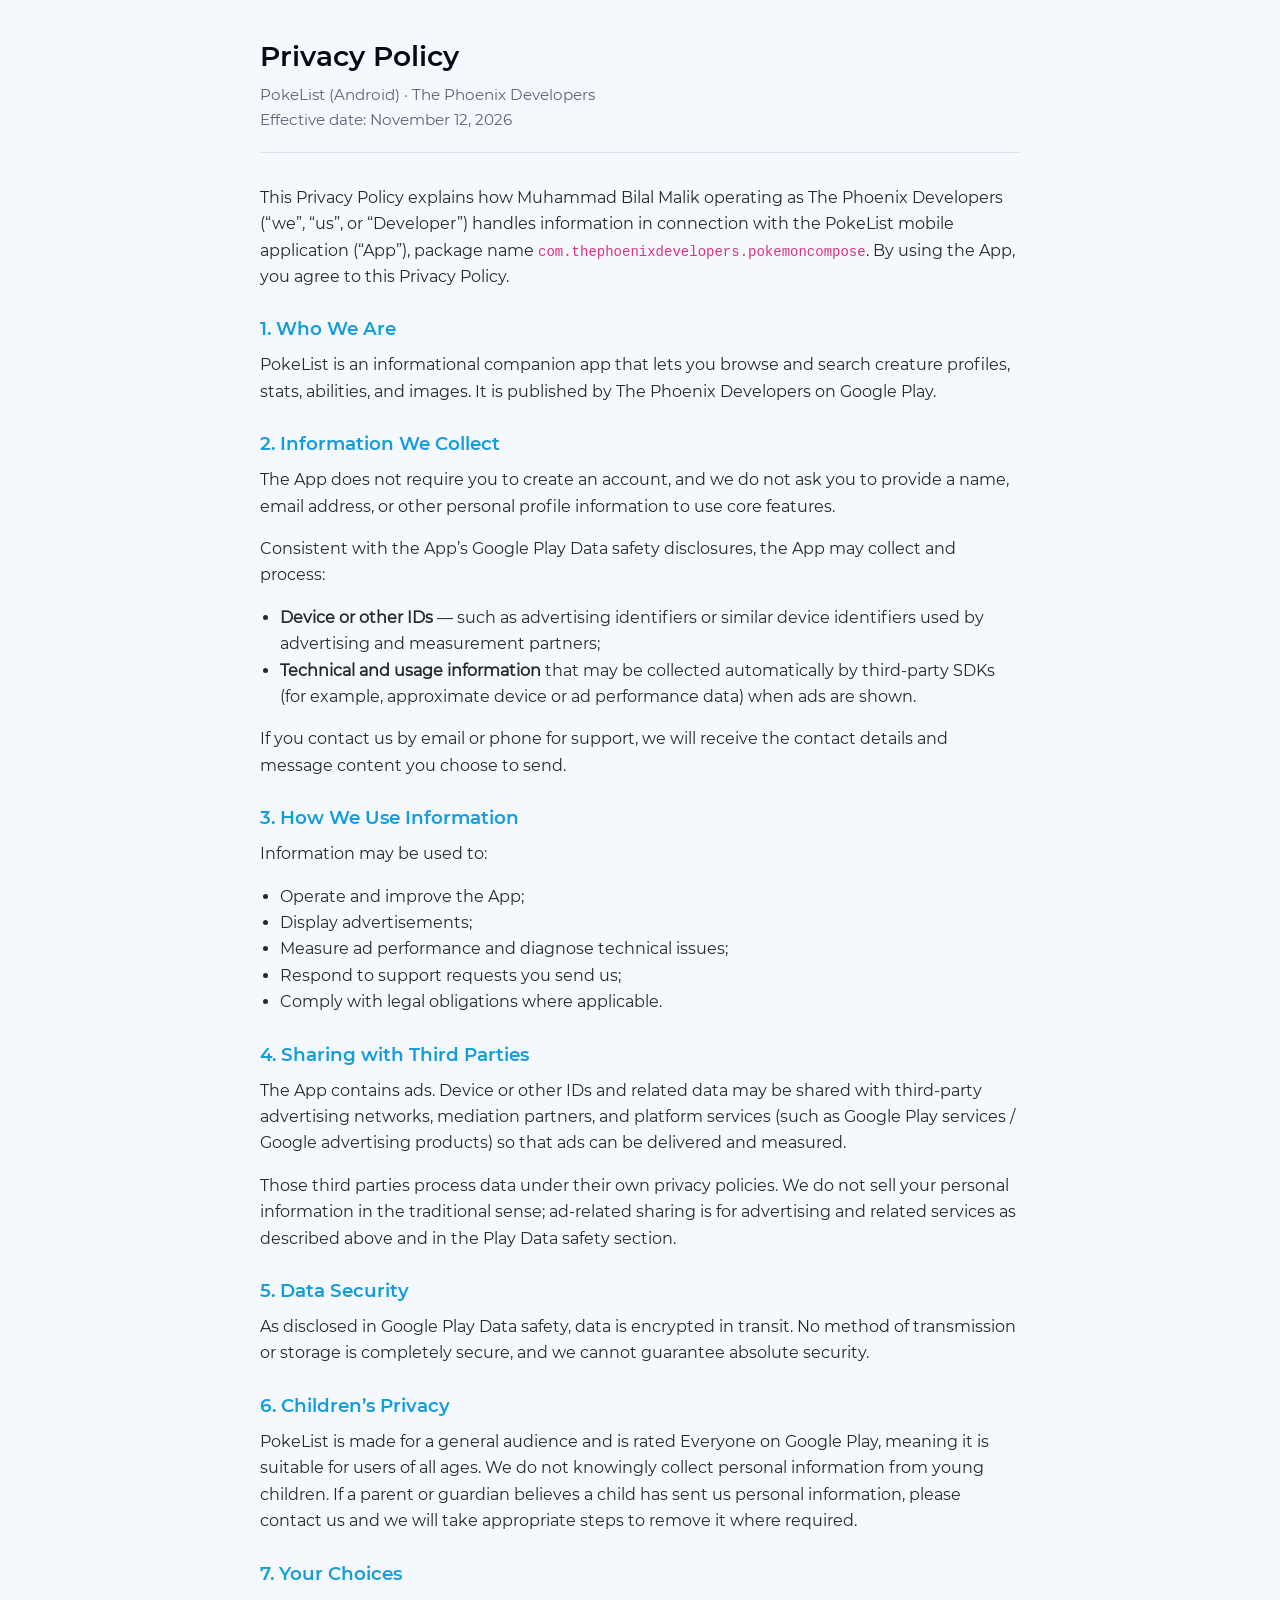
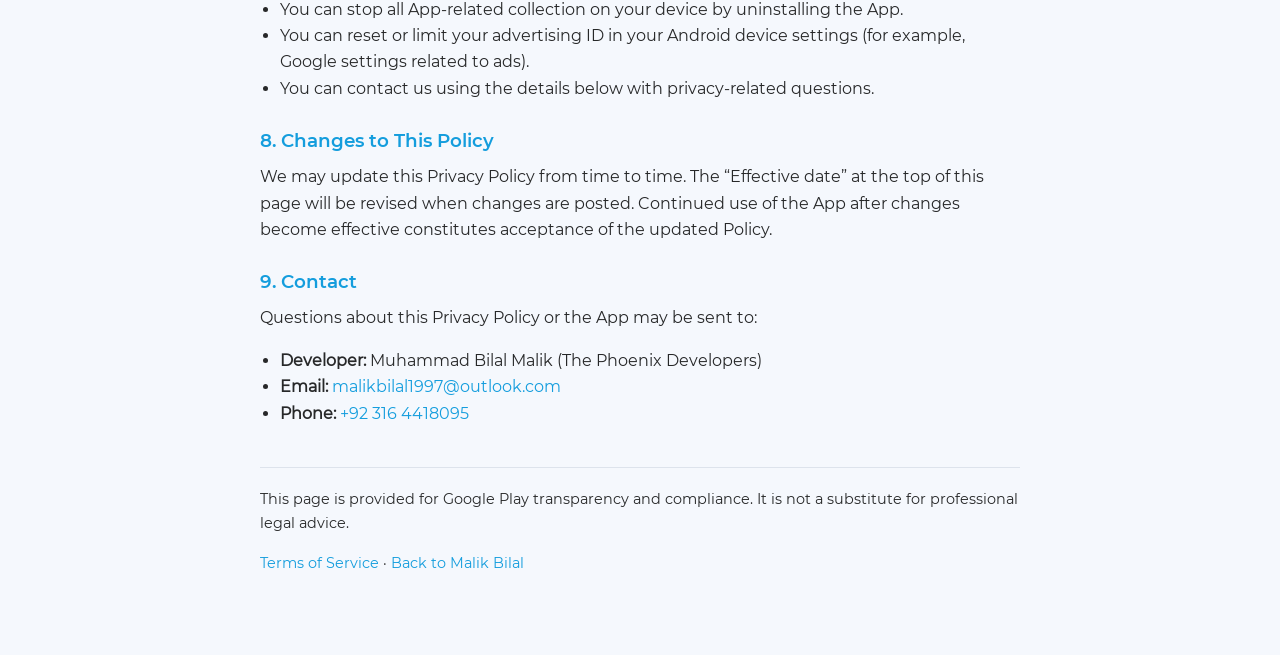
<file: pokelist-privacy-policy.html>
<!DOCTYPE html>
<html lang="en">

<head>
  <meta charset="utf-8">
  <meta content="width=device-width, initial-scale=1.0" name="viewport">
  <title>PokeList – Privacy Policy</title>
  <meta name="description" content="Privacy Policy for the PokeList Android app by The Phoenix Developers.">

  <link href="assets/vendor/bootstrap/css/bootstrap.min.css" rel="stylesheet">
  <link href="assets/css/style.css" rel="stylesheet">

  <style>
    body {
      background: #f5f8fd;
    }

    .legal-page {
      max-width: 800px;
      margin: 0 auto;
      padding: 2.5rem 1.25rem 4rem;
    }

    .legal-page header {
      margin-bottom: 2rem;
      padding-bottom: 1.25rem;
      border-bottom: 1px solid #dde3ec;
    }

    .legal-page h1 {
      font-size: 1.75rem;
      margin-bottom: 0.5rem;
      color: #040b14;
    }

    .legal-page .meta {
      color: #5a6570;
      font-size: 0.95rem;
      margin: 0;
      text-align: left;
    }

    .legal-page h2 {
      font-size: 1.15rem;
      margin-top: 1.75rem;
      margin-bottom: 0.75rem;
      color: #149ddd;
    }

    .legal-page p,
    .legal-page li {
      text-align: left;
      line-height: 1.65;
      color: #272829;
    }

    .legal-page ul {
      padding-left: 1.25rem;
      margin-bottom: 1rem;
    }

    .legal-page footer {
      margin-top: 2.5rem;
      padding-top: 1.25rem;
      border-top: 1px solid #dde3ec;
      font-size: 0.9rem;
      color: #5a6570;
    }
  </style>
</head>

<body>
  <main class="legal-page">
    <header>
      <h1>Privacy Policy</h1>
      <p class="meta">PokeList (Android) · The Phoenix Developers</p>
      <p class="meta">Effective date: November 12, 2026</p>
    </header>

    <p>
      This Privacy Policy explains how Muhammad Bilal Malik operating as The Phoenix Developers
      (“we”, “us”, or “Developer”) handles information in connection with the PokeList mobile
      application (“App”), package name <code>com.thephoenixdevelopers.pokemoncompose</code>.
      By using the App, you agree to this Privacy Policy.
    </p>

    <h2>1. Who We Are</h2>
    <p>
      PokeList is an informational companion app that lets you browse and search creature
      profiles, stats, abilities, and images. It is published by The Phoenix Developers on
      Google Play.
    </p>

    <h2>2. Information We Collect</h2>
    <p>
      The App does not require you to create an account, and we do not ask you to provide a
      name, email address, or other personal profile information to use core features.
    </p>
    <p>
      Consistent with the App’s Google Play Data safety disclosures, the App may collect and
      process:
    </p>
    <ul>
      <li><strong>Device or other IDs</strong> — such as advertising identifiers or similar device identifiers used by advertising and measurement partners;</li>
      <li><strong>Technical and usage information</strong> that may be collected automatically by third-party SDKs (for example, approximate device or ad performance data) when ads are shown.</li>
    </ul>
    <p>
      If you contact us by email or phone for support, we will receive the contact details and
      message content you choose to send.
    </p>

    <h2>3. How We Use Information</h2>
    <p>Information may be used to:</p>
    <ul>
      <li>Operate and improve the App;</li>
      <li>Display advertisements;</li>
      <li>Measure ad performance and diagnose technical issues;</li>
      <li>Respond to support requests you send us;</li>
      <li>Comply with legal obligations where applicable.</li>
    </ul>

    <h2>4. Sharing with Third Parties</h2>
    <p>
      The App contains ads. Device or other IDs and related data may be shared with third-party
      advertising networks, mediation partners, and platform services (such as Google Play
      services / Google advertising products) so that ads can be delivered and measured.
    </p>
    <p>
      Those third parties process data under their own privacy policies. We do not sell your
      personal information in the traditional sense; ad-related sharing is for advertising and
      related services as described above and in the Play Data safety section.
    </p>

    <h2>5. Data Security</h2>
    <p>
      As disclosed in Google Play Data safety, data is encrypted in transit. No method of
      transmission or storage is completely secure, and we cannot guarantee absolute security.
    </p>

    <h2>6. Children’s Privacy</h2>
    <p>
      PokeList is made for a general audience and is rated Everyone on Google Play, meaning it
      is suitable for users of all ages. We do not knowingly collect personal information from
      young children. If a parent or guardian believes a child has sent us personal information,
      please contact us and we will take appropriate steps to remove it where required.
    </p>

    <h2>7. Your Choices</h2>
    <ul>
      <li>You can stop all App-related collection on your device by uninstalling the App.</li>
      <li>You can reset or limit your advertising ID in your Android device settings (for example, Google settings related to ads).</li>
      <li>You can contact us using the details below with privacy-related questions.</li>
    </ul>

    <h2>8. Changes to This Policy</h2>
    <p>
      We may update this Privacy Policy from time to time. The “Effective date” at the top of
      this page will be revised when changes are posted. Continued use of the App after changes
      become effective constitutes acceptance of the updated Policy.
    </p>

    <h2>9. Contact</h2>
    <p>Questions about this Privacy Policy or the App may be sent to:</p>
    <ul>
      <li><strong>Developer:</strong> Muhammad Bilal Malik (The Phoenix Developers)</li>
      <li><strong>Email:</strong> <a href="mailto:malikbilal1997@outlook.com">malikbilal1997@outlook.com</a></li>
      <li><strong>Phone:</strong> <a href="tel:+923164418095">+92 316 4418095</a></li>
    </ul>

    <footer>
      <p>
        This page is provided for Google Play transparency and compliance. It is not a
        substitute for professional legal advice.
      </p>
      <p>
        <a href="pokelist-terms-of-service.html">Terms of Service</a>
        ·
        <a href="index.html">Back to Malik Bilal</a>
      </p>
    </footer>
  </main>
</body>

</html>
</file>
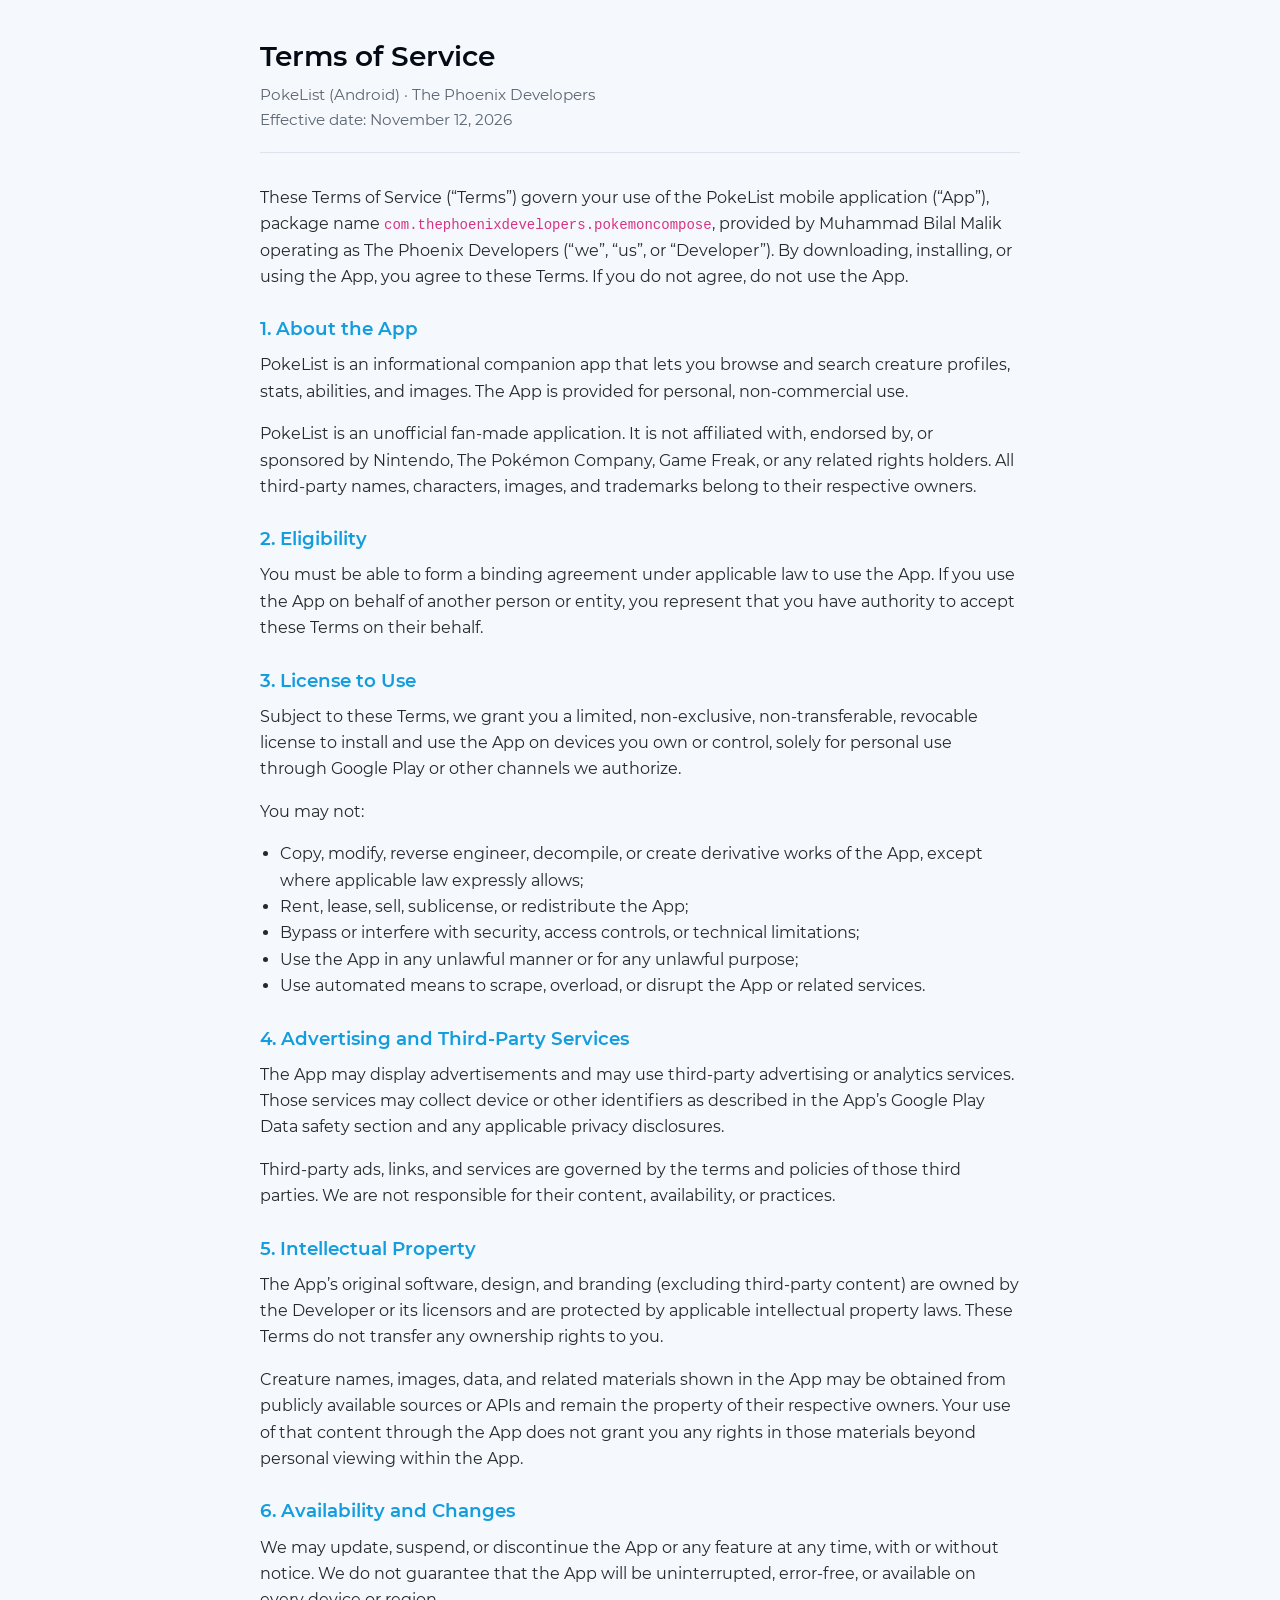
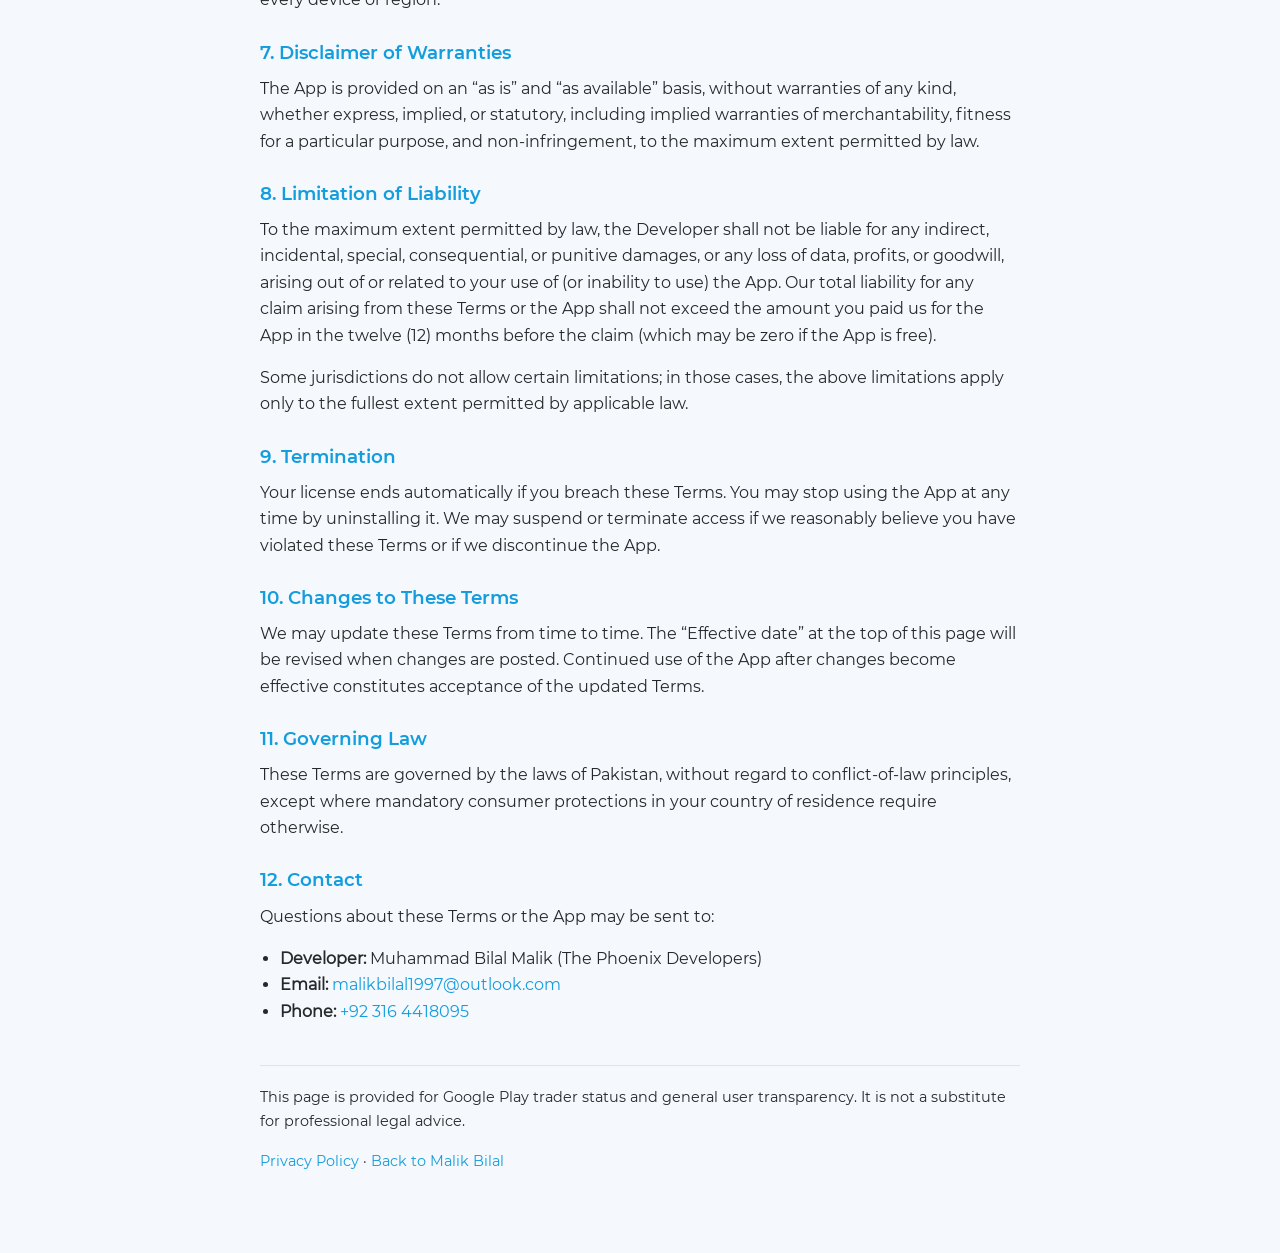
<file: pokelist-terms-of-service.html>
<!DOCTYPE html>
<html lang="en">

<head>
  <meta charset="utf-8">
  <meta content="width=device-width, initial-scale=1.0" name="viewport">
  <title>PokeList – Terms of Service</title>
  <meta name="description" content="Terms of Service for the PokeList Android app by The Phoenix Developers.">

  <link href="assets/vendor/bootstrap/css/bootstrap.min.css" rel="stylesheet">
  <link href="assets/css/style.css" rel="stylesheet">

  <style>
    body {
      background: #f5f8fd;
    }

    .legal-page {
      max-width: 800px;
      margin: 0 auto;
      padding: 2.5rem 1.25rem 4rem;
    }

    .legal-page header {
      margin-bottom: 2rem;
      padding-bottom: 1.25rem;
      border-bottom: 1px solid #dde3ec;
    }

    .legal-page h1 {
      font-size: 1.75rem;
      margin-bottom: 0.5rem;
      color: #040b14;
    }

    .legal-page .meta {
      color: #5a6570;
      font-size: 0.95rem;
      margin: 0;
      text-align: left;
    }

    .legal-page h2 {
      font-size: 1.15rem;
      margin-top: 1.75rem;
      margin-bottom: 0.75rem;
      color: #149ddd;
    }

    .legal-page p,
    .legal-page li {
      text-align: left;
      line-height: 1.65;
      color: #272829;
    }

    .legal-page ul {
      padding-left: 1.25rem;
      margin-bottom: 1rem;
    }

    .legal-page footer {
      margin-top: 2.5rem;
      padding-top: 1.25rem;
      border-top: 1px solid #dde3ec;
      font-size: 0.9rem;
      color: #5a6570;
    }
  </style>
</head>

<body>
  <main class="legal-page">
    <header>
      <h1>Terms of Service</h1>
      <p class="meta">PokeList (Android) · The Phoenix Developers</p>
      <p class="meta">Effective date: November 12, 2026</p>
    </header>

    <p>
      These Terms of Service (“Terms”) govern your use of the PokeList mobile application
      (“App”), package name <code>com.thephoenixdevelopers.pokemoncompose</code>, provided by
      Muhammad Bilal Malik operating as The Phoenix Developers (“we”, “us”, or “Developer”).
      By downloading, installing, or using the App, you agree to these Terms. If you do not
      agree, do not use the App.
    </p>

    <h2>1. About the App</h2>
    <p>
      PokeList is an informational companion app that lets you browse and search creature
      profiles, stats, abilities, and images. The App is provided for personal,
      non-commercial use.
    </p>
    <p>
      PokeList is an unofficial fan-made application. It is not affiliated with, endorsed by,
      or sponsored by Nintendo, The Pokémon Company, Game Freak, or any related rights holders.
      All third-party names, characters, images, and trademarks belong to their respective owners.
    </p>

    <h2>2. Eligibility</h2>
    <p>
      You must be able to form a binding agreement under applicable law to use the App. If you
      use the App on behalf of another person or entity, you represent that you have authority
      to accept these Terms on their behalf.
    </p>

    <h2>3. License to Use</h2>
    <p>
      Subject to these Terms, we grant you a limited, non-exclusive, non-transferable,
      revocable license to install and use the App on devices you own or control, solely for
      personal use through Google Play or other channels we authorize.
    </p>
    <p>You may not:</p>
    <ul>
      <li>Copy, modify, reverse engineer, decompile, or create derivative works of the App, except where applicable law expressly allows;</li>
      <li>Rent, lease, sell, sublicense, or redistribute the App;</li>
      <li>Bypass or interfere with security, access controls, or technical limitations;</li>
      <li>Use the App in any unlawful manner or for any unlawful purpose;</li>
      <li>Use automated means to scrape, overload, or disrupt the App or related services.</li>
    </ul>

    <h2>4. Advertising and Third-Party Services</h2>
    <p>
      The App may display advertisements and may use third-party advertising or analytics
      services. Those services may collect device or other identifiers as described in the
      App’s Google Play Data safety section and any applicable privacy disclosures.
    </p>
    <p>
      Third-party ads, links, and services are governed by the terms and policies of those
      third parties. We are not responsible for their content, availability, or practices.
    </p>

    <h2>5. Intellectual Property</h2>
    <p>
      The App’s original software, design, and branding (excluding third-party content) are
      owned by the Developer or its licensors and are protected by applicable intellectual
      property laws. These Terms do not transfer any ownership rights to you.
    </p>
    <p>
      Creature names, images, data, and related materials shown in the App may be obtained
      from publicly available sources or APIs and remain the property of their respective
      owners. Your use of that content through the App does not grant you any rights in those
      materials beyond personal viewing within the App.
    </p>

    <h2>6. Availability and Changes</h2>
    <p>
      We may update, suspend, or discontinue the App or any feature at any time, with or
      without notice. We do not guarantee that the App will be uninterrupted, error-free, or
      available on every device or region.
    </p>

    <h2>7. Disclaimer of Warranties</h2>
    <p>
      The App is provided on an “as is” and “as available” basis, without warranties of any
      kind, whether express, implied, or statutory, including implied warranties of
      merchantability, fitness for a particular purpose, and non-infringement, to the maximum
      extent permitted by law.
    </p>

    <h2>8. Limitation of Liability</h2>
    <p>
      To the maximum extent permitted by law, the Developer shall not be liable for any
      indirect, incidental, special, consequential, or punitive damages, or any loss of data,
      profits, or goodwill, arising out of or related to your use of (or inability to use) the
      App. Our total liability for any claim arising from these Terms or the App shall not
      exceed the amount you paid us for the App in the twelve (12) months before the claim
      (which may be zero if the App is free).
    </p>
    <p>
      Some jurisdictions do not allow certain limitations; in those cases, the above
      limitations apply only to the fullest extent permitted by applicable law.
    </p>

    <h2>9. Termination</h2>
    <p>
      Your license ends automatically if you breach these Terms. You may stop using the App
      at any time by uninstalling it. We may suspend or terminate access if we reasonably
      believe you have violated these Terms or if we discontinue the App.
    </p>

    <h2>10. Changes to These Terms</h2>
    <p>
      We may update these Terms from time to time. The “Effective date” at the top of this
      page will be revised when changes are posted. Continued use of the App after changes
      become effective constitutes acceptance of the updated Terms.
    </p>

    <h2>11. Governing Law</h2>
    <p>
      These Terms are governed by the laws of Pakistan, without regard to conflict-of-law
      principles, except where mandatory consumer protections in your country of residence
      require otherwise.
    </p>

    <h2>12. Contact</h2>
    <p>Questions about these Terms or the App may be sent to:</p>
    <ul>
      <li><strong>Developer:</strong> Muhammad Bilal Malik (The Phoenix Developers)</li>
      <li><strong>Email:</strong> <a href="mailto:malikbilal1997@outlook.com">malikbilal1997@outlook.com</a></li>
      <li><strong>Phone:</strong> <a href="tel:+923164418095">+92 316 4418095</a></li>
    </ul>

    <footer>
      <p>
        This page is provided for Google Play trader status and general user transparency.
        It is not a substitute for professional legal advice.
      </p>
      <p>
        <a href="pokelist-privacy-policy.html">Privacy Policy</a>
        ·
        <a href="index.html">Back to Malik Bilal</a>
      </p>
    </footer>
  </main>
</body>

</html>
</file>
<file: assets/css/style.css>
@font-face {
  font-family: montserrat-regular;
  src: url(../font/montserrat_regular.ttf);
}

@font-face {
  font-family: montserrat-medium;
  src: url(../font/montserrat_medium.ttf);
}

body {
  font-family: 'montserrat-regular', sans-serif;
  color: #272829;
}

a {
  color: #149ddd;
  text-decoration: none;
}

a:hover {
  color: #37b3ed;
  text-decoration: none;
}

h1, h2, h3, h4, h5, h6 {
  font-family: 'montserrat-medium', sans-serif;
}

p, li {

  text-align: justify;
  text-justify: inter-word;
}

/*--------------------------------------------------------------
# Back to top button
--------------------------------------------------------------*/
.back-to-top {
  position: fixed;
  visibility: hidden;
  opacity: 0;
  right: 15px;
  bottom: 15px;
  z-index: 996;
  background: #149ddd;
  width: 40px;
  height: 40px;
  border-radius: 50px;
  transition: all 0.4s;
}
.back-to-top i {
  font-size: 28px;
  color: #fff;
  line-height: 0;
}
.back-to-top:hover {
  background: #2eafec;
  color: #fff;
}
.back-to-top.active {
  visibility: visible;
  opacity: 1;
}

/*--------------------------------------------------------------
# Header
--------------------------------------------------------------*/
#header {
  position: fixed;
  top: 0;
  left: 0;
  bottom: 0;
  width: 300px;
  transition: all ease-in-out 0.5s;
  z-index: 9997;
  transition: all 0.5s;
  padding: 0 15px;
  background: #040b14;
  overflow-y: auto;
}
#header .profile img {
  margin: 15px auto;
  display: block;
  width: 120px;
  border: 8px solid #2c2f3f;
}
#header .profile h1 {
  font-size: 24px;
  margin: 0;
  padding: 0;
  font-weight: 600;
  -moz-text-align-last: center;
  text-align-last: center;
  font-family: 'montserrat-medium', sans-serif;
}
#header .profile h1 a, #header .profile h1 a:hover {
  color: #fff;
  text-decoration: none;
}
#header .profile .social-links a {
  font-size: 18px;
  display: inline-block;
  background: #212431;
  color: #fff;
  line-height: 1;
  padding: 8px 0;
  margin-right: 4px;
  border-radius: 50%;
  text-align: center;
  width: 36px;
  height: 36px;
  transition: 0.3s;
}
#header .profile .social-links a:hover {
  background: #149ddd;
  color: #fff;
  text-decoration: none;
}

#main {
  margin-left: 300px;
}

@media (max-width: 1199px) {
  #header {
    left: -300px;
  }

  #main {
    margin-left: 0;
  }
}
/*--------------------------------------------------------------
# Navigation Menu
--------------------------------------------------------------*/
/* Desktop Navigation */
.nav-menu {
  padding: 30px 0 0 0;
}
.nav-menu * {
  margin: 0;
  padding: 0;
  list-style: none;
}
.nav-menu > ul > li {
  position: relative;
  white-space: nowrap;
}
.nav-menu a, .nav-menu a:focus {
  display: flex;
  align-items: center;
  color: #a8a9b4;
  padding: 12px 15px;
  margin-bottom: 8px;
  transition: 0.3s;
  font-size: 15px;
}
.nav-menu a i, .nav-menu a:focus i {
  font-size: 24px;
  padding-right: 8px;
  color: #6f7180;
}
.nav-menu a:hover, .nav-menu .active, .nav-menu .active:focus, .nav-menu li:hover > a {
  text-decoration: none;
  color: #fff;
}
.nav-menu a:hover i, .nav-menu .active i, .nav-menu .active:focus i, .nav-menu li:hover > a i {
  color: #149ddd;
}

/* Mobile Navigation */
.mobile-nav-toggle {
  position: fixed;
  right: 15px;
  top: 15px;
  z-index: 9998;
  border: 0;
  font-size: 24px;
  transition: all 0.4s;
  outline: none !important;
  background-color: #149ddd;
  color: #fff;
  width: 40px;
  height: 40px;
  display: inline-flex;
  align-items: center;
  justify-content: center;
  line-height: 0;
  border-radius: 50px;
  cursor: pointer;
}

.mobile-nav-active {
  overflow: hidden;
}
.mobile-nav-active #header {
  left: 0;
}

/*--------------------------------------------------------------
# Hero Section
--------------------------------------------------------------*/
#hero {
  width: 100%;
  height: 25vh;
  background: linear-gradient(90deg, #040b14 0%, #262728 100%);
}

#hero .hero-container {
  position: relative;
  z-index: 2;
  min-width: 300px;
}
#hero h1 {
  margin: 0 0 10px 0;
  font-size: 48px;
  font-weight: 700;
  line-height: 56px;
  color: #fff;
}
#hero p {
  color: #fff;
  margin-bottom: 50px;
  font-size: 20px;
  font-family: 'montserrat-regular', sans-serif;
}
#hero p span {
  color: #fff;
  padding-bottom: 4px;
  letter-spacing: 1px;
  border-bottom: 3px solid #149ddd;
}
@media (min-width: 1024px) {
  #hero {
    background-attachment: fixed;
  }
}
@media (max-width: 768px) {
  #hero h1 {
    font-size: 44px;
    line-height: 36px;
  }

  #hero p {
    font-size: 16px;
  }

  #hero h2 {
    font-size: 18px;
    line-height: 24px;
    margin-bottom: 30px;
  }
}

/*--------------------------------------------------------------
# Sections General
--------------------------------------------------------------*/
section {
  padding: 60px 0;
  overflow: hidden;
}

.section-bg {
  background: #f5f8fd;
}

.section-title {
  padding-bottom: 30px;
}
.section-title h2 {
  font-size: 32px;
  font-weight: bold;
  margin-bottom: 20px;
  padding-bottom: 20px;
  position: relative;
  color: #173b6c;
}
.section-title h2::after {
  content: "";
  position: absolute;
  display: block;
  width: 50px;
  height: 3px;
  background: #149ddd;
  bottom: 0;
  left: 0;
}
.section-title p {
  margin-bottom: 0;
}

/*--------------------------------------------------------------
# About
--------------------------------------------------------------*/
.about .content h3 {
  font-weight: 700;
  font-size: 26px;
  color: #173b6c;
}
.about .content ul {
  list-style: none;
  padding: 0;
}
.about .content ul li {
  margin-bottom: 20px;
  display: flex;
  align-items: center;
}
.about .content ul strong {
  margin-right: 10px;
}
.about .content ul i {
  font-size: 16px;
  margin-right: 5px;
  color: #149ddd;
  line-height: 0;
}
.about .content p:last-child {
  margin-bottom: 0;
}


/*--------------------------------------------------------------
# Akills
--------------------------------------------------------------*/
.skills .progress {
  height: 60px;
  display: block;
  background: none;
  border-radius: 0;
}
.skills .progress .skill {
  padding: 0;
  margin: 0 0 6px 0;
  display: block;
  font-size: 14px;
  font-style: italic;
  font-variant-caps: small-caps;
  font-weight: 600;
  font-family: "montserrat-medium", sans-serif;
  color: #050d18;
}
.skills .progress .skill .val {
  float: right;
  font-style: normal;
}
.skills .progress-bar-wrap {
  background: #dce8f8;
  height: 16px;
}
.skills .progress-bar {
  width: 1px;
  height: 16px;
  transition: 0.9s;
  background-color: #149ddd;
}

/*--------------------------------------------------------------
# Resume
--------------------------------------------------------------*/
.resume .resume-title {
  font-size: 26px;
  font-weight: 700;
  margin-top: 20px;
  margin-bottom: 20px;
  color: #050d18;
}
.resume .resume-item {
  padding: 0 0 20px 20px;
  margin-top: -2px;
  border-left: 2px solid #1f5297;
  position: relative;
}
.resume .resume-item h4 {
  line-height: 18px;
  font-size: 20px;
  font-style: italic;
  font-weight: 600;
  font-family: 'montserrat-medium', sans-serif;
  color: #050d18;
  margin-bottom: 10px;
}

.resume-item p {

  font-size: 14px;

}

.resume .resume-item h5 {
  font-size: 14px;
  background: #e4edf9;
  padding: 5px 15px;
  display: inline-block;
  font-weight: 600;
  margin-bottom: 10px;
}
.resume .resume-item ul {
  padding-left: 20px;
  font-size: 14px;
}
.resume .resume-item ul li {
  padding-bottom: 10px;
}
.resume .resume-item:last-child {
  padding-bottom: 0;
}
.resume .resume-item::before {
  content: "";
  position: absolute;
  width: 16px;
  height: 16px;
  border-radius: 50px;
  left: -9px;
  top: 0;
  background: #fff;
  border: 2px solid #1f5297;
}

/*--------------------------------------------------------------
# Portfolio
--------------------------------------------------------------*/
.portfolio .portfolio-item {
  margin-bottom: 30px;
}
.portfolio #portfolio-flters {
  padding: 0;
  margin: 0 auto 35px auto;
  list-style: none;
  text-align: center;
  background: #fff;
  border-radius: 50px;
  padding: 2px 15px;
}
.portfolio #portfolio-flters li {
  cursor: pointer;
  display: inline-block;
  padding: 10px 15px 8px 15px;
  font-size: 14px;
  font-weight: 600;
  line-height: 1;
  text-transform: uppercase;
  color: #272829;
  margin-bottom: 5px;
  transition: all 0.3s ease-in-out;
}
.portfolio #portfolio-flters li:hover, .portfolio #portfolio-flters li.filter-active {
  color: #149ddd;
}
.portfolio #portfolio-flters li:last-child {
  margin-right: 0;
}
.portfolio .portfolio-wrap {
  transition: 0.3s;
  position: relative;
  overflow: hidden;
  z-index: 1;
}
.portfolio .portfolio-wrap::before {
  content: "";
  background: rgba(255, 255, 255, 0.5);
  position: absolute;
  left: 0;
  right: 0;
  top: 0;
  bottom: 0;
  transition: all ease-in-out 0.3s;
  z-index: 2;
  opacity: 0;
}
.portfolio .portfolio-wrap .portfolio-links {
  opacity: 1;
  left: 0;
  right: 0;
  bottom: -60px;
  z-index: 3;
  position: absolute;
  transition: all ease-in-out 0.3s;
  display: flex;
  justify-content: center;
}
.portfolio .portfolio-wrap .portfolio-links a {
  color: #fff;
  font-size: 28px;
  text-align: center;
  background: rgba(20, 157, 221, 0.75);
  transition: 0.3s;
  width: 50%;
}
.portfolio .portfolio-wrap .portfolio-links a:hover {
  background: rgba(20, 157, 221, 0.95);
}
.portfolio .portfolio-wrap .portfolio-links a + a {
  border-left: 1px solid #37b3ed;
}
.portfolio .portfolio-wrap:hover::before {
  top: 0;
  left: 0;
  right: 0;
  bottom: 0;
  opacity: 1;
}
.portfolio .portfolio-wrap:hover .portfolio-links {
  opacity: 1;
  bottom: 0;
}

.portfolio-wrap img {
  border-radius: 24px;
}

/*--------------------------------------------------------------
# Contact
--------------------------------------------------------------*/
.contact {
  padding-bottom: 130px;
}
.contact .info {
  padding: 30px;
  background: #fff;
  width: 100%;
  box-shadow: 0 0 24px 0 rgba(0, 0, 0, 0.12);
}
.contact .info i {
  font-size: 20px;
  color: #149ddd;
  float: left;
  width: 44px;
  height: 44px;
  background: #dff3fc;
  display: flex;
  justify-content: center;
  align-items: center;
  border-radius: 50px;
  transition: all 0.3s ease-in-out;
}
.contact .info h4 {
  padding: 0 0 0 60px;
  font-size: 22px;
  font-weight: 600;
  margin-bottom: 5px;
  color: #050d18;
}
.contact .info p {
  padding: 0 0 10px 60px;
  margin-bottom: 20px;
  font-size: 14px;
  color: #173b6c;
}
.contact .info .email p {
  padding-top: 5px;
}
.contact .info .social-links {
  padding-left: 60px;
}
.contact .info .social-links a {
  font-size: 18px;
  display: inline-block;
  background: #333;
  color: #fff;
  line-height: 1;
  padding: 8px 0;
  border-radius: 50%;
  text-align: center;
  width: 36px;
  height: 36px;
  transition: 0.3s;
  margin-right: 10px;
}
.contact .info .social-links a:hover {
  background: #149ddd;
  color: #fff;
}
.contact .info .email:hover i, .contact .info .address:hover i, .contact .info .phone:hover i {
  background: #149ddd;
  color: #fff;
}
.contact .php-email-form {
  width: 100%;
  padding: 30px;
  background: #fff;
  box-shadow: 0 0 24px 0 rgba(0, 0, 0, 0.12);
}
.contact .php-email-form .form-group {
  padding-bottom: 8px;
}
.contact .php-email-form .validate {
  display: none;
  color: red;
  margin: 0 0 15px 0;
  font-weight: 400;
  font-size: 13px;
}
.contact .php-email-form .error-message {
  display: none;
  color: #fff;
  background: #ed3c0d;
  text-align: left;
  padding: 15px;
  font-weight: 600;
}
.contact .php-email-form .error-message br + br {
  margin-top: 25px;
}
.contact .php-email-form .sent-message {
  display: none;
  color: #fff;
  background: #18d26e;
  text-align: center;
  padding: 15px;
  font-weight: 600;
}
.contact .php-email-form .loading {
  display: none;
  background: #fff;
  text-align: center;
  padding: 15px;
}
.contact .php-email-form .loading:before {
  content: "";
  display: inline-block;
  border-radius: 50%;
  width: 24px;
  height: 24px;
  margin: 0 10px -6px 0;
  border: 3px solid #18d26e;
  border-top-color: #eee;
  -webkit-animation: animate-loading 1s linear infinite;
  animation: animate-loading 1s linear infinite;
}
.contact .php-email-form .form-group {
  margin-bottom: 15px;
}
.contact .php-email-form label {
  padding-bottom: 8px;
}
.contact .php-email-form input, .contact .php-email-form textarea {
  border-radius: 0;
  box-shadow: none;
  font-size: 14px;
}
.contact .php-email-form input {
  height: 44px;
}
.contact .php-email-form textarea {
  padding: 10px 15px;
}
.contact .php-email-form button[type=submit] {
  background: #149ddd;
  border: 0;
  padding: 10px 24px;
  color: #fff;
  transition: 0.4s;
  border-radius: 4px;
}
.contact .php-email-form button[type=submit]:hover {
  background: #37b3ed;
}
@-webkit-keyframes animate-loading {
  0% {
    transform: rotate(0deg);
  }
  100% {
    transform: rotate(360deg);
  }
}
@keyframes animate-loading {
  0% {
    transform: rotate(0deg);
  }
  100% {
    transform: rotate(360deg);
  }
}

/*--------------------------------------------------------------
# Breadcrumbs
--------------------------------------------------------------*/
.breadcrumbs {
  padding: 20px 0;
  background: #f9f9f9;
}
.breadcrumbs h2 {
  font-size: 26px;
  font-weight: 300;
}
.breadcrumbs ol {
  display: flex;
  flex-wrap: wrap;
  list-style: none;
  padding: 0;
  margin: 0;
  font-size: 15px;
}
.breadcrumbs ol li + li {
  padding-left: 10px;
}
.breadcrumbs ol li + li::before {
  display: inline-block;
  padding-right: 10px;
  color: #0e2442;
  content: "/";
}
@media (max-width: 768px) {
  .breadcrumbs .d-flex {
    display: block !important;
  }
  .breadcrumbs ol {
    display: block;
  }
  .breadcrumbs ol li {
    display: inline-block;
  }
}

/*--------------------------------------------------------------
# Footer
--------------------------------------------------------------*/
#footer {
  padding: 15px;
  color: #f4f6fd;
  font-size: 14px;
  position: fixed;
  left: 0;
  bottom: 0;
  width: 300px;
  z-index: 9999;
  background: #040b14;
}
#footer .copyright {
  text-align: center;
}
#footer .credits {
  padding-top: 5px;
  text-align: center;
  font-size: 13px;
  color: #eaebf0;
}
@media (max-width: 1199px) {
  #footer {
    position: static;
    width: auto;
    padding-right: 20px 15px;
  }
}
</file>
